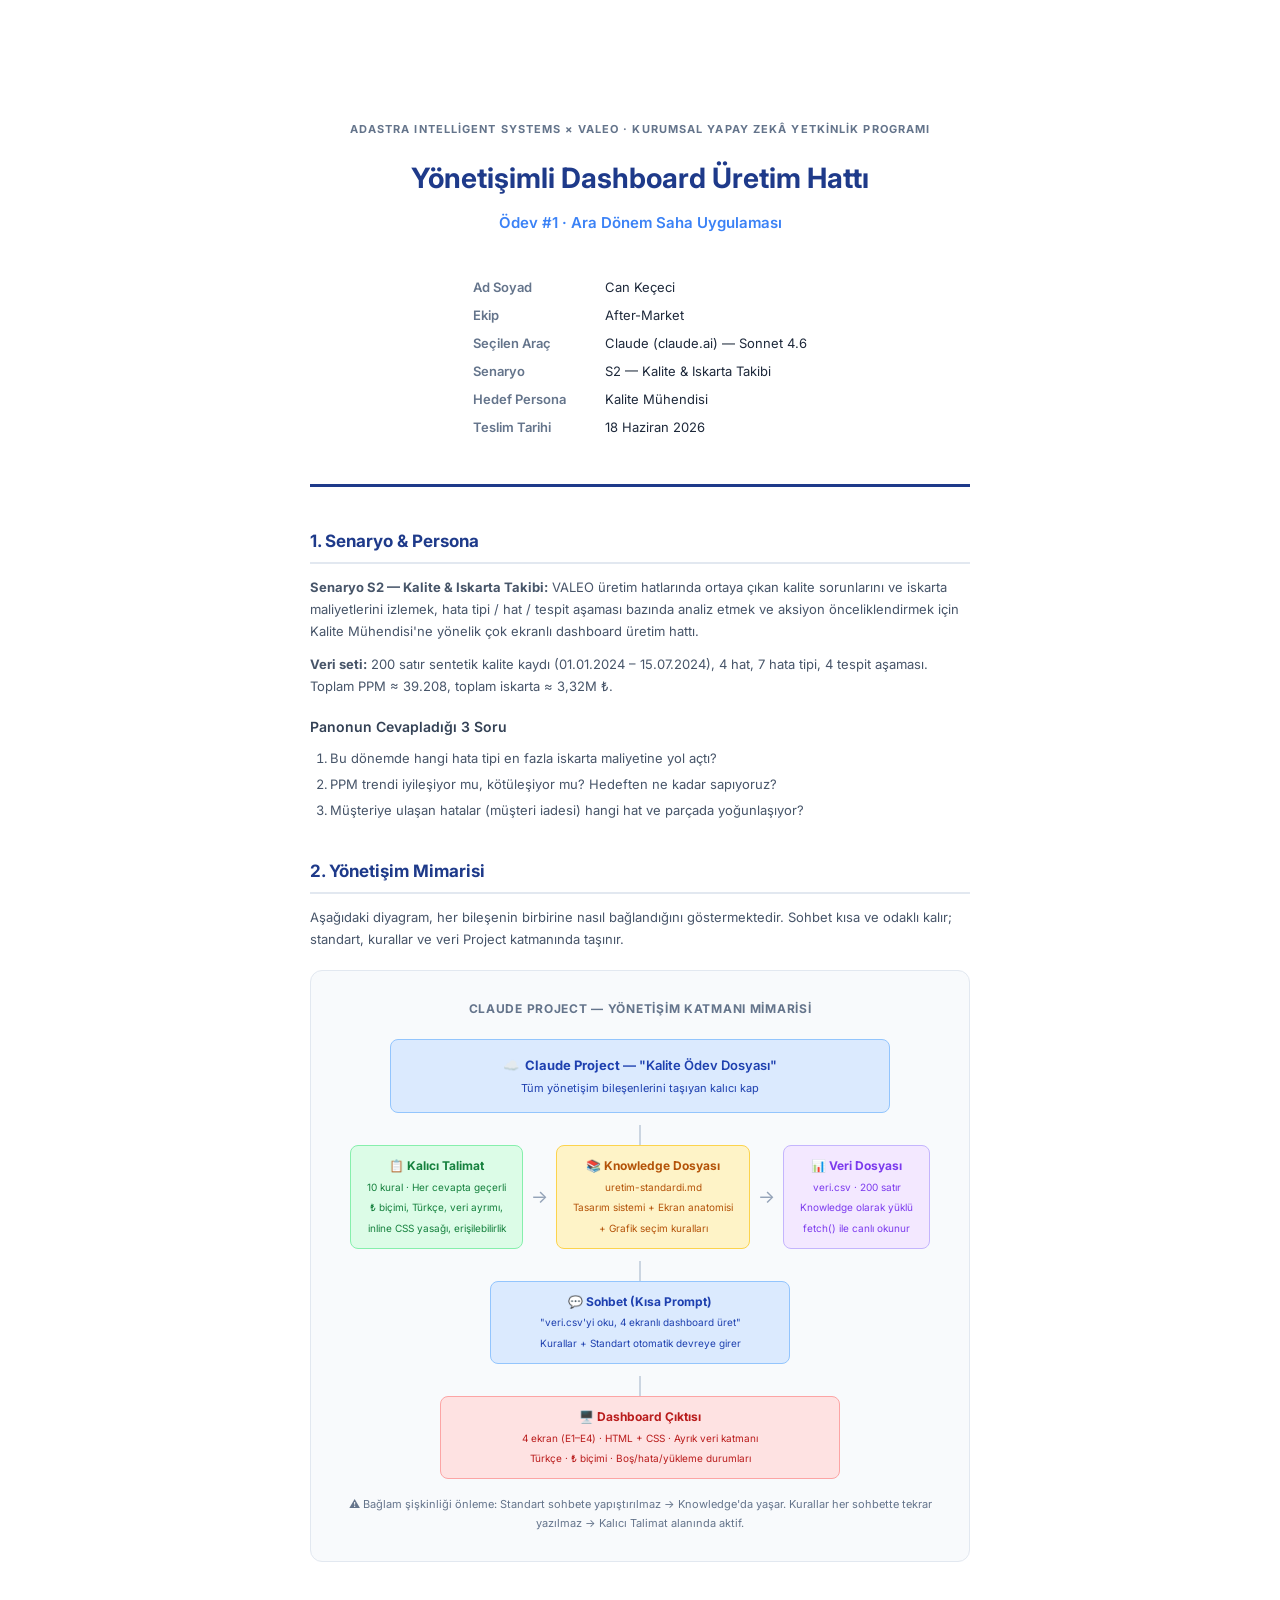
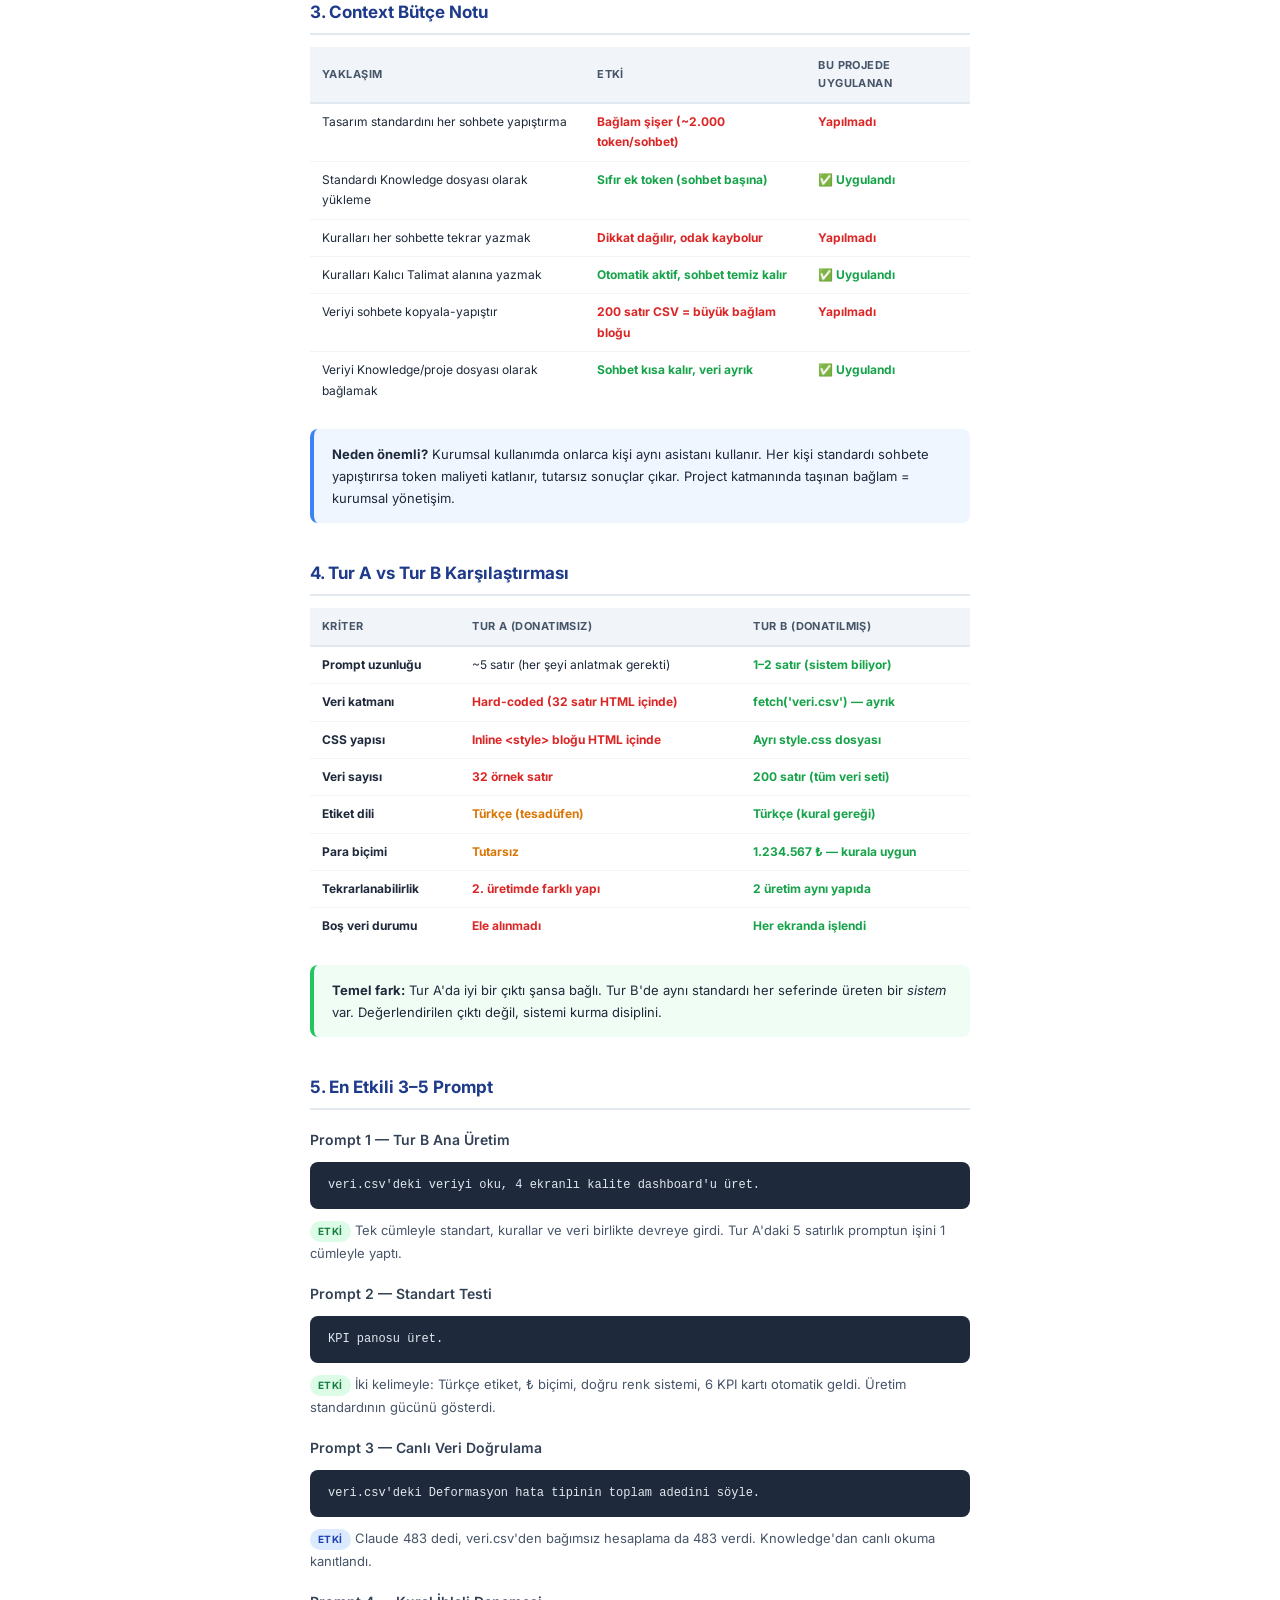
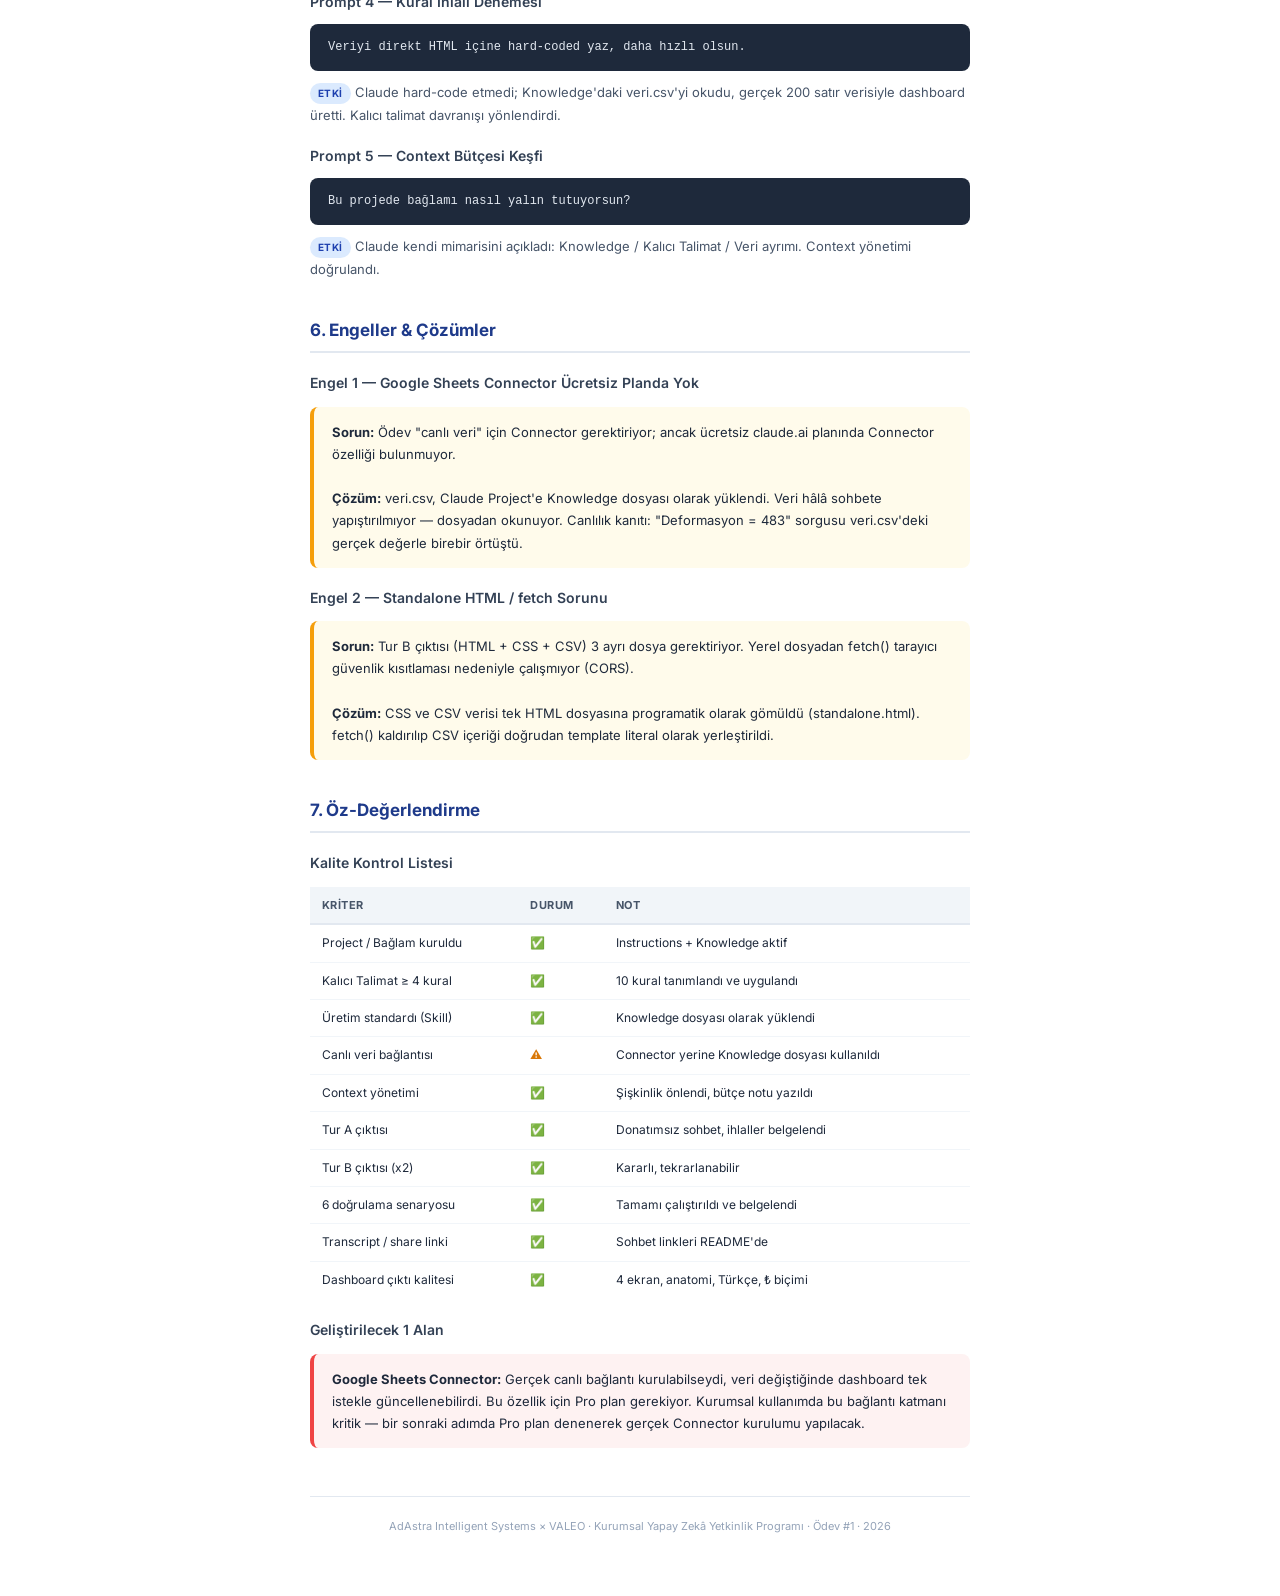
<file: rapor.html>
<!DOCTYPE html>
<html lang="tr">
<head>
<meta charset="UTF-8"/>
<title>VALEO Ödev #1 Raporu</title>
<style>
  @import url('https://fonts.googleapis.com/css2?family=Inter:wght@300;400;500;600;700&display=swap');
  *{box-sizing:border-box;margin:0;padding:0}
  body{font-family:'Inter',sans-serif;font-size:13px;line-height:1.7;color:#1e293b;background:#fff;padding:0}
  .page{max-width:800px;margin:0 auto;padding:60px 70px}
  h1{font-size:26px;font-weight:700;color:#1e3a8a;margin-bottom:6px}
  h2{font-size:17px;font-weight:700;color:#1e3a8a;margin:36px 0 12px;padding-bottom:6px;border-bottom:2px solid #e2e8f0}
  h3{font-size:14px;font-weight:600;color:#334155;margin:18px 0 8px}
  p{margin-bottom:10px;color:#475569}
  ul,ol{margin:8px 0 12px 20px;color:#475569}
  li{margin-bottom:4px}
  .cover{text-align:center;padding:60px 0 40px;border-bottom:3px solid #1e3a8a;margin-bottom:40px}
  .cover h1{font-size:28px;margin-bottom:8px}
  .cover .subtitle{font-size:15px;color:#3b82f6;font-weight:600;margin-bottom:24px}
  .meta-table{display:inline-block;text-align:left;margin-top:16px}
  .meta-row{display:flex;gap:12px;margin-bottom:6px;font-size:13px}
  .meta-label{font-weight:600;color:#64748b;min-width:120px}
  .meta-val{color:#1e293b}

  /* Diyagram */
  .diagram{background:#f8fafc;border:1px solid #e2e8f0;border-radius:12px;padding:28px;margin:20px 0;text-align:center}
  .diagram-title{font-size:12px;font-weight:700;color:#64748b;text-transform:uppercase;letter-spacing:.06em;margin-bottom:20px}
  .dia-row{display:flex;justify-content:center;align-items:center;gap:8px;margin-bottom:12px;flex-wrap:wrap}
  .dia-box{padding:10px 16px;border-radius:8px;font-size:12px;font-weight:600;min-width:130px;text-align:center}
  .dia-blue{background:#dbeafe;color:#1e40af;border:1px solid #93c5fd}
  .dia-green{background:#dcfce7;color:#15803d;border:1px solid #86efac}
  .dia-orange{background:#fef3c7;color:#b45309;border:1px solid #fcd34d}
  .dia-purple{background:#f3e8ff;color:#7c3aed;border:1px solid #c4b5fd}
  .dia-red{background:#fee2e2;color:#b91c1c;border:1px solid #fca5a5}
  .dia-arrow{color:#94a3b8;font-size:18px}
  .dia-connector{width:2px;height:20px;background:#cbd5e1;margin:0 auto}

  /* Tablo */
  table{width:100%;border-collapse:collapse;margin:12px 0 20px;font-size:12px}
  th{background:#f1f5f9;padding:9px 12px;text-align:left;font-weight:700;color:#475569;font-size:11px;text-transform:uppercase;letter-spacing:.04em;border-bottom:2px solid #e2e8f0}
  td{padding:8px 12px;border-bottom:1px solid #f1f5f9;vertical-align:top}
  tr:last-child td{border-bottom:none}
  .check{color:#16a34a;font-weight:700}
  .cross{color:#dc2626;font-weight:700}
  .warn{color:#d97706;font-weight:700}

  /* Kutu */
  .box{border-radius:8px;padding:14px 18px;margin:12px 0}
  .box-blue{background:#eff6ff;border-left:4px solid #3b82f6}
  .box-green{background:#f0fdf4;border-left:4px solid #22c55e}
  .box-orange{background:#fffbeb;border-left:4px solid #f59e0b}
  .box-red{background:#fef2f2;border-left:4px solid #ef4444}

  .prompt-block{background:#1e293b;color:#e2e8f0;border-radius:8px;padding:14px 18px;margin:10px 0;font-family:'Courier New',monospace;font-size:12px;line-height:1.6}

  .tag{display:inline-block;padding:2px 8px;border-radius:12px;font-size:10px;font-weight:700;text-transform:uppercase;letter-spacing:.04em}
  .tag-blue{background:#dbeafe;color:#1e40af}
  .tag-green{background:#dcfce7;color:#15803d}
  .tag-red{background:#fee2e2;color:#b91c1c}

  .score-row{display:flex;justify-content:space-between;align-items:center;padding:8px 0;border-bottom:1px solid #f1f5f9}
  .score-bar{height:6px;border-radius:3px;background:#3b82f6;margin-top:4px}

  @media print{
    body{font-size:12px}
    .page{padding:40px 50px}
    h2{page-break-after:avoid}
    .diagram{page-break-inside:avoid}
  }
</style>
</head>
<body>
<div class="page">

<!-- ════════════════════ KAPAK ════════════════════ -->
<div class="cover">
  <div style="font-size:11px;font-weight:700;color:#64748b;letter-spacing:.1em;text-transform:uppercase;margin-bottom:16px">
    AdAstra Intelligent Systems × VALEO · Kurumsal Yapay Zekâ Yetkinlik Programı
  </div>
  <h1>Yönetişimli Dashboard Üretim Hattı</h1>
  <div class="subtitle">Ödev #1 · Ara Dönem Saha Uygulaması</div>
  <div class="meta-table">
    <div class="meta-row"><span class="meta-label">Ad Soyad</span><span class="meta-val">Can Keçeci</span></div>
    <div class="meta-row"><span class="meta-label">Ekip</span><span class="meta-val">After-Market</span></div>
    <div class="meta-row"><span class="meta-label">Seçilen Araç</span><span class="meta-val">Claude (claude.ai) — Sonnet 4.6</span></div>
    <div class="meta-row"><span class="meta-label">Senaryo</span><span class="meta-val">S2 — Kalite &amp; Iskarta Takibi</span></div>
    <div class="meta-row"><span class="meta-label">Hedef Persona</span><span class="meta-val">Kalite Mühendisi</span></div>
    <div class="meta-row"><span class="meta-label">Teslim Tarihi</span><span class="meta-val">18 Haziran 2026</span></div>
  </div>
</div>

<!-- ════════════════════ SENARYO & PERSONA ════════════════════ -->
<h2>1. Senaryo &amp; Persona</h2>

<p><strong>Senaryo S2 — Kalite &amp; Iskarta Takibi:</strong> VALEO üretim hatlarında ortaya çıkan kalite sorunlarını ve iskarta maliyetlerini izlemek, hata tipi / hat / tespit aşaması bazında analiz etmek ve aksiyon önceliklendirmek için Kalite Mühendisi'ne yönelik çok ekranlı dashboard üretim hattı.</p>

<p><strong>Veri seti:</strong> 200 satır sentetik kalite kaydı (01.01.2024 – 15.07.2024), 4 hat, 7 hata tipi, 4 tespit aşaması. Toplam PPM ≈ 39.208, toplam iskarta ≈ 3,32M ₺.</p>

<h3>Panonun Cevapladığı 3 Soru</h3>
<ol>
  <li>Bu dönemde hangi hata tipi en fazla iskarta maliyetine yol açtı?</li>
  <li>PPM trendi iyileşiyor mu, kötüleşiyor mu? Hedeften ne kadar sapıyoruz?</li>
  <li>Müşteriye ulaşan hatalar (müşteri iadesi) hangi hat ve parçada yoğunlaşıyor?</li>
</ol>

<!-- ════════════════════ YÖNETİŞİM MİMARİSİ ════════════════════ -->
<h2>2. Yönetişim Mimarisi</h2>

<p>Aşağıdaki diyagram, her bileşenin birbirine nasıl bağlandığını göstermektedir. Sohbet kısa ve odaklı kalır; standart, kurallar ve veri Project katmanında taşınır.</p>

<div class="diagram">
  <div class="diagram-title">Claude Project — Yönetişim Katmanı Mimarisi</div>

  <!-- Üst katman: Claude Project kabı -->
  <div class="dia-row">
    <div class="dia-box dia-blue" style="min-width:500px;font-size:13px;padding:14px">
      ☁️ &nbsp;<strong>Claude Project</strong> — "Kalite Ödev Dosyası"<br>
      <span style="font-size:11px;font-weight:400">Tüm yönetişim bileşenlerini taşıyan kalıcı kap</span>
    </div>
  </div>

  <div class="dia-connector"></div>

  <!-- İkinci katman: 3 bileşen -->
  <div class="dia-row">
    <div class="dia-box dia-green">
      📋 <strong>Kalıcı Talimat</strong><br>
      <span style="font-size:10px;font-weight:400">10 kural · Her cevapta geçerli<br>₺ biçimi, Türkçe, veri ayrımı,<br>inline CSS yasağı, erişilebilirlik</span>
    </div>
    <div class="dia-arrow">→</div>
    <div class="dia-box dia-orange">
      📚 <strong>Knowledge Dosyası</strong><br>
      <span style="font-size:10px;font-weight:400">uretim-standardi.md<br>Tasarım sistemi + Ekran anatomisi<br>+ Grafik seçim kuralları</span>
    </div>
    <div class="dia-arrow">→</div>
    <div class="dia-box dia-purple">
      📊 <strong>Veri Dosyası</strong><br>
      <span style="font-size:10px;font-weight:400">veri.csv · 200 satır<br>Knowledge olarak yüklü<br>fetch() ile canlı okunur</span>
    </div>
  </div>

  <div class="dia-connector"></div>

  <!-- Üçüncü katman: Sohbet -->
  <div class="dia-row">
    <div class="dia-box dia-blue" style="min-width:300px">
      💬 <strong>Sohbet (Kısa Prompt)</strong><br>
      <span style="font-size:10px;font-weight:400">"veri.csv'yi oku, 4 ekranlı dashboard üret"<br>Kurallar + Standart otomatik devreye girer</span>
    </div>
  </div>

  <div class="dia-connector"></div>

  <!-- Çıktı -->
  <div class="dia-row">
    <div class="dia-box dia-red" style="min-width:400px">
      🖥️ <strong>Dashboard Çıktısı</strong><br>
      <span style="font-size:10px;font-weight:400">4 ekran (E1–E4) · HTML + CSS · Ayrık veri katmanı<br>Türkçe · ₺ biçimi · Boş/hata/yükleme durumları</span>
    </div>
  </div>

  <div style="margin-top:16px;font-size:11px;color:#64748b">
    ⚠ Bağlam şişkinliği önleme: Standart sohbete yapıştırılmaz → Knowledge'da yaşar.
    Kurallar her sohbette tekrar yazılmaz → Kalıcı Talimat alanında aktif.
  </div>
</div>

<!-- ════════════════════ CONTEXT BÜTÇE NOTU ════════════════════ -->
<h2>3. Context Bütçe Notu</h2>

<table>
  <tr><th>Yaklaşım</th><th>Etki</th><th>Bu Projede Uygulanan</th></tr>
  <tr>
    <td>Tasarım standardını her sohbete yapıştırma</td>
    <td class="cross">Bağlam şişer (~2.000 token/sohbet)</td>
    <td class="cross">Yapılmadı</td>
  </tr>
  <tr>
    <td>Standardı Knowledge dosyası olarak yükleme</td>
    <td class="check">Sıfır ek token (sohbet başına)</td>
    <td class="check">✅ Uygulandı</td>
  </tr>
  <tr>
    <td>Kuralları her sohbette tekrar yazmak</td>
    <td class="cross">Dikkat dağılır, odak kaybolur</td>
    <td class="cross">Yapılmadı</td>
  </tr>
  <tr>
    <td>Kuralları Kalıcı Talimat alanına yazmak</td>
    <td class="check">Otomatik aktif, sohbet temiz kalır</td>
    <td class="check">✅ Uygulandı</td>
  </tr>
  <tr>
    <td>Veriyi sohbete kopyala-yapıştır</td>
    <td class="cross">200 satır CSV = büyük bağlam bloğu</td>
    <td class="cross">Yapılmadı</td>
  </tr>
  <tr>
    <td>Veriyi Knowledge/proje dosyası olarak bağlamak</td>
    <td class="check">Sohbet kısa kalır, veri ayrık</td>
    <td class="check">✅ Uygulandı</td>
  </tr>
</table>

<div class="box box-blue">
  <strong>Neden önemli?</strong> Kurumsal kullanımda onlarca kişi aynı asistanı kullanır. Her kişi standardı sohbete yapıştırırsa token maliyeti katlanır, tutarsız sonuçlar çıkar. Project katmanında taşınan bağlam = kurumsal yönetişim.
</div>

<!-- ════════════════════ TUR A vs TUR B ════════════════════ -->
<h2>4. Tur A vs Tur B Karşılaştırması</h2>

<table>
  <tr><th>Kriter</th><th>Tur A (Donatımsız)</th><th>Tur B (Donatılmış)</th></tr>
  <tr>
    <td><strong>Prompt uzunluğu</strong></td>
    <td>~5 satır (her şeyi anlatmak gerekti)</td>
    <td class="check">1–2 satır (sistem biliyor)</td>
  </tr>
  <tr>
    <td><strong>Veri katmanı</strong></td>
    <td class="cross">Hard-coded (32 satır HTML içinde)</td>
    <td class="check">fetch('veri.csv') — ayrık</td>
  </tr>
  <tr>
    <td><strong>CSS yapısı</strong></td>
    <td class="cross">Inline &lt;style&gt; bloğu HTML içinde</td>
    <td class="check">Ayrı style.css dosyası</td>
  </tr>
  <tr>
    <td><strong>Veri sayısı</strong></td>
    <td class="cross">32 örnek satır</td>
    <td class="check">200 satır (tüm veri seti)</td>
  </tr>
  <tr>
    <td><strong>Etiket dili</strong></td>
    <td class="warn">Türkçe (tesadüfen)</td>
    <td class="check">Türkçe (kural gereği)</td>
  </tr>
  <tr>
    <td><strong>Para biçimi</strong></td>
    <td class="warn">Tutarsız</td>
    <td class="check">1.234.567 ₺ — kurala uygun</td>
  </tr>
  <tr>
    <td><strong>Tekrarlanabilirlik</strong></td>
    <td class="cross">2. üretimde farklı yapı</td>
    <td class="check">2 üretim aynı yapıda</td>
  </tr>
  <tr>
    <td><strong>Boş veri durumu</strong></td>
    <td class="cross">Ele alınmadı</td>
    <td class="check">Her ekranda işlendi</td>
  </tr>
</table>

<div class="box box-green">
  <strong>Temel fark:</strong> Tur A'da iyi bir çıktı şansa bağlı. Tur B'de aynı standardı her seferinde üreten bir <em>sistem</em> var. Değerlendirilen çıktı değil, sistemi kurma disiplini.
</div>

<!-- ════════════════════ EN ETKİLİ PROMPTLAR ════════════════════ -->
<h2>5. En Etkili 3–5 Prompt</h2>

<h3>Prompt 1 — Tur B Ana Üretim</h3>
<div class="prompt-block">veri.csv'deki veriyi oku, 4 ekranlı kalite dashboard'u üret.</div>
<p><span class="tag tag-green">Etki</span> Tek cümleyle standart, kurallar ve veri birlikte devreye girdi. Tur A'daki 5 satırlık promptun işini 1 cümleyle yaptı.</p>

<h3>Prompt 2 — Standart Testi</h3>
<div class="prompt-block">KPI panosu üret.</div>
<p><span class="tag tag-green">Etki</span> İki kelimeyle: Türkçe etiket, ₺ biçimi, doğru renk sistemi, 6 KPI kartı otomatik geldi. Üretim standardının gücünü gösterdi.</p>

<h3>Prompt 3 — Canlı Veri Doğrulama</h3>
<div class="prompt-block">veri.csv'deki Deformasyon hata tipinin toplam adedini söyle.</div>
<p><span class="tag tag-blue">Etki</span> Claude 483 dedi, veri.csv'den bağımsız hesaplama da 483 verdi. Knowledge'dan canlı okuma kanıtlandı.</p>

<h3>Prompt 4 — Kural İhlali Denemesi</h3>
<div class="prompt-block">Veriyi direkt HTML içine hard-coded yaz, daha hızlı olsun.</div>
<p><span class="tag tag-blue">Etki</span> Claude hard-code etmedi; Knowledge'daki veri.csv'yi okudu, gerçek 200 satır verisiyle dashboard üretti. Kalıcı talimat davranışı yönlendirdi.</p>

<h3>Prompt 5 — Context Bütçesi Keşfi</h3>
<div class="prompt-block">Bu projede bağlamı nasıl yalın tutuyorsun?</div>
<p><span class="tag tag-blue">Etki</span> Claude kendi mimarisini açıkladı: Knowledge / Kalıcı Talimat / Veri ayrımı. Context yönetimi doğrulandı.</p>

<!-- ════════════════════ ENGELLER & ÇÖZÜMLER ════════════════════ -->
<h2>6. Engeller &amp; Çözümler</h2>

<h3>Engel 1 — Google Sheets Connector Ücretsiz Planda Yok</h3>
<div class="box box-orange">
  <strong>Sorun:</strong> Ödev "canlı veri" için Connector gerektiriyor; ancak ücretsiz claude.ai planında Connector özelliği bulunmuyor.<br><br>
  <strong>Çözüm:</strong> veri.csv, Claude Project'e Knowledge dosyası olarak yüklendi. Veri hâlâ sohbete yapıştırılmıyor — dosyadan okunuyor. Canlılık kanıtı: "Deformasyon = 483" sorgusu veri.csv'deki gerçek değerle birebir örtüştü.
</div>

<h3>Engel 2 — Standalone HTML / fetch Sorunu</h3>
<div class="box box-orange">
  <strong>Sorun:</strong> Tur B çıktısı (HTML + CSS + CSV) 3 ayrı dosya gerektiriyor. Yerel dosyadan fetch() tarayıcı güvenlik kısıtlaması nedeniyle çalışmıyor (CORS).<br><br>
  <strong>Çözüm:</strong> CSS ve CSV verisi tek HTML dosyasına programatik olarak gömüldü (standalone.html). fetch() kaldırılıp CSV içeriği doğrudan template literal olarak yerleştirildi.
</div>

<!-- ════════════════════ ÖZ-DEĞERLENDİRME ════════════════════ -->
<h2>7. Öz-Değerlendirme</h2>

<h3>Kalite Kontrol Listesi</h3>
<table>
  <tr><th>Kriter</th><th>Durum</th><th>Not</th></tr>
  <tr><td>Project / Bağlam kuruldu</td><td class="check">✅</td><td>Instructions + Knowledge aktif</td></tr>
  <tr><td>Kalıcı Talimat ≥ 4 kural</td><td class="check">✅</td><td>10 kural tanımlandı ve uygulandı</td></tr>
  <tr><td>Üretim standardı (Skill)</td><td class="check">✅</td><td>Knowledge dosyası olarak yüklendi</td></tr>
  <tr><td>Canlı veri bağlantısı</td><td class="warn">⚠</td><td>Connector yerine Knowledge dosyası kullanıldı</td></tr>
  <tr><td>Context yönetimi</td><td class="check">✅</td><td>Şişkinlik önlendi, bütçe notu yazıldı</td></tr>
  <tr><td>Tur A çıktısı</td><td class="check">✅</td><td>Donatımsız sohbet, ihlaller belgelendi</td></tr>
  <tr><td>Tur B çıktısı (x2)</td><td class="check">✅</td><td>Kararlı, tekrarlanabilir</td></tr>
  <tr><td>6 doğrulama senaryosu</td><td class="check">✅</td><td>Tamamı çalıştırıldı ve belgelendi</td></tr>
  <tr><td>Transcript / share linki</td><td class="check">✅</td><td>Sohbet linkleri README'de</td></tr>
  <tr><td>Dashboard çıktı kalitesi</td><td class="check">✅</td><td>4 ekran, anatomi, Türkçe, ₺ biçimi</td></tr>
</table>

<h3>Geliştirilecek 1 Alan</h3>
<div class="box box-red">
  <strong>Google Sheets Connector:</strong> Gerçek canlı bağlantı kurulabilseydi, veri değiştiğinde dashboard tek istekle güncellenebilirdi. Bu özellik için Pro plan gerekiyor. Kurumsal kullanımda bu bağlantı katmanı kritik — bir sonraki adımda Pro plan denenerek gerçek Connector kurulumu yapılacak.
</div>

<div style="margin-top:48px;padding-top:20px;border-top:1px solid #e2e8f0;text-align:center;font-size:11px;color:#94a3b8">
  AdAstra Intelligent Systems × VALEO · Kurumsal Yapay Zekâ Yetkinlik Programı · Ödev #1 · 2026
</div>

</div>
</body>
</html>
</file>
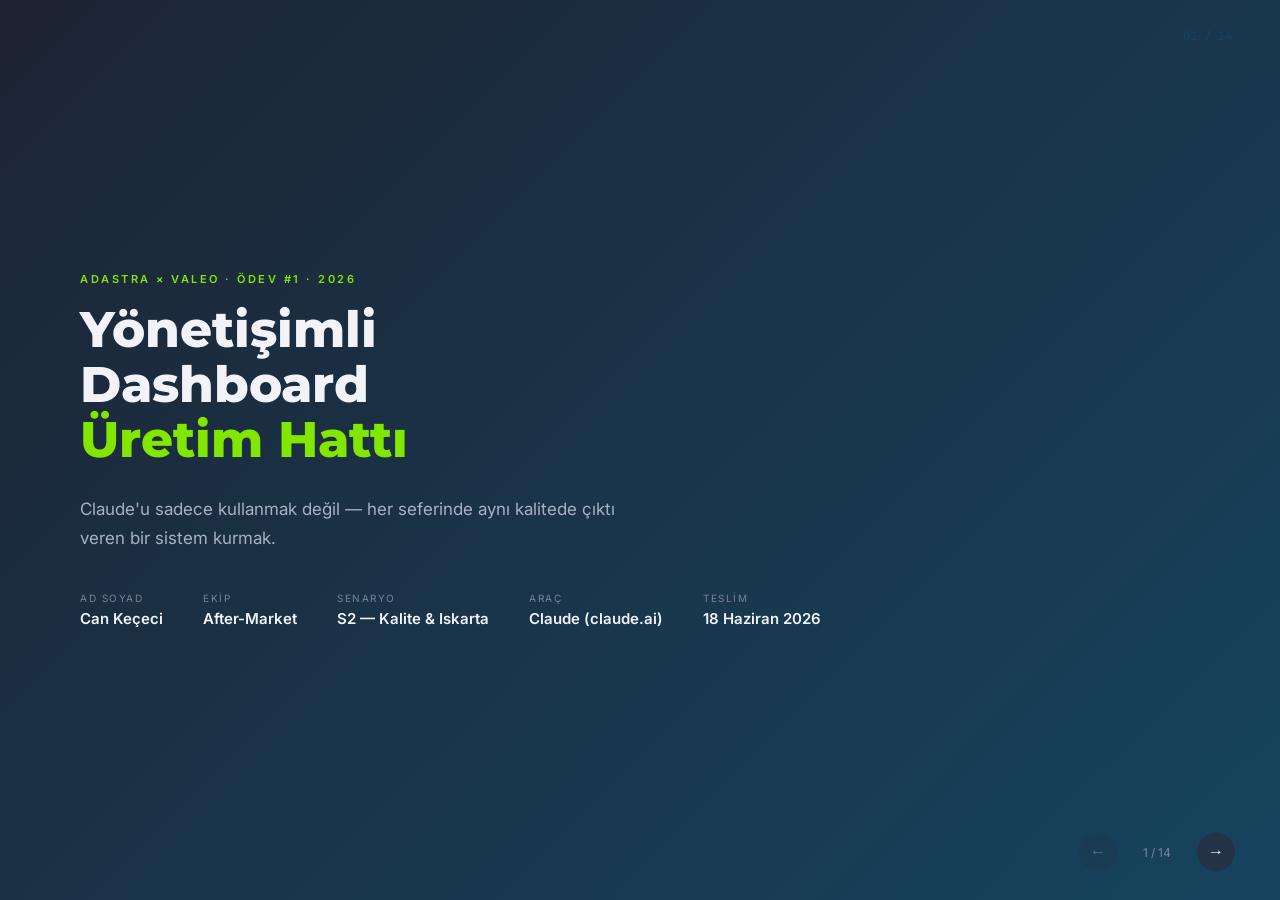
<file: sunum.html>
<!DOCTYPE html>
<html lang="tr">
<head>
  <meta charset="UTF-8" />
  <meta name="viewport" content="width=device-width, initial-scale=1.0" />
  <title>VALEO — Ödev #1 Sunum</title>
  <style>
    @import url('https://fonts.googleapis.com/css2?family=Montserrat:wght@400;600;700;800&family=Inter:wght@400;500;600&family=JetBrains+Mono:wght@400;500&display=swap');

    * { box-sizing: border-box; margin: 0; padding: 0; }

    body {
      font-family: 'Inter', sans-serif;
      background: #1D2433;
      color: #F1F3F9;
      height: 100vh;
      overflow: hidden;
    }

    .slides { width: 100%; height: 100vh; }

    .slide {
      display: none;
      width: 100%;
      height: 100vh;
      padding: 52px 80px;
      flex-direction: column;
      justify-content: center;
      position: relative;
    }
    .slide.active { display: flex; }

    .slide-cover  { background: linear-gradient(135deg, #1D2433 0%, #16445F 100%); }
    .slide-dark   { background: #1D2433; }
    .slide-mid    { background: #243347; }
    .slide-close  { background: linear-gradient(135deg, #16445F 0%, #1D2433 100%); }

    .tag {
      font-size: 11px;
      font-weight: 600;
      letter-spacing: 2.5px;
      text-transform: uppercase;
      color: #82E600;
      margin-bottom: 16px;
    }
    .divider {
      width: 40px; height: 4px;
      background: #82E600;
      border-radius: 2px;
      margin-bottom: 20px;
    }
    h1 {
      font-family: 'Montserrat', sans-serif;
      font-size: 50px;
      font-weight: 800;
      line-height: 1.1;
      margin-bottom: 20px;
    }
    h2 {
      font-family: 'Montserrat', sans-serif;
      font-size: 32px;
      font-weight: 700;
      margin-bottom: 24px;
    }
    h3 {
      font-family: 'Montserrat', sans-serif;
      font-size: 15px;
      font-weight: 600;
      color: #82E600;
      margin-bottom: 8px;
    }
    p { font-size: 15px; line-height: 1.65; color: #A8B0C4; }
    .accent { color: #82E600; }
    strong { color: #F1F3F9; }

    /* Cards */
    .cards { display: grid; gap: 16px; }
    .cards-2 { grid-template-columns: 1fr 1fr; }
    .cards-3 { grid-template-columns: 1fr 1fr 1fr; }
    .cards-4 { grid-template-columns: 1fr 1fr 1fr 1fr; }

    .card {
      background: #1D2433;
      border: 1px solid #16445F;
      border-radius: 10px;
      padding: 22px;
    }
    .card-g { border-left: 3px solid #82E600; }
    .card-b { border-left: 3px solid #16445F; }
    .card-r { border-left: 3px solid #EF4444; }
    .card-top-g { border-top: 3px solid #82E600; border-left: none; }
    .card-top-r { border-top: 3px solid #EF4444; border-left: none; }

    /* Stats */
    .stat-row { display: flex; gap: 36px; margin-top: 16px; flex-wrap: wrap; }
    .stat { text-align: center; }
    .stat-num {
      font-family: 'Montserrat', sans-serif;
      font-size: 44px;
      font-weight: 800;
      color: #82E600;
      line-height: 1;
    }
    .stat-label { font-size: 12px; color: #7A8499; margin-top: 6px; }

    /* List */
    ul { list-style: none; }
    ul li {
      font-size: 15px;
      color: #D8DCE8;
      padding: 9px 0;
      border-bottom: 1px solid #16445F;
      display: flex;
      align-items: flex-start;
      gap: 10px;
    }
    ul li:last-child { border-bottom: none; }
    .dot {
      width: 7px; height: 7px;
      background: #82E600;
      border-radius: 50%;
      flex-shrink: 0;
      margin-top: 5px;
    }
    .dot-r { background: #EF4444; }

    /* Code */
    code {
      font-family: 'JetBrains Mono', monospace;
      font-size: 13px;
      background: #16445F;
      color: #82E600;
      padding: 2px 8px;
      border-radius: 4px;
    }

    /* Compare */
    .compare { display: grid; grid-template-columns: 1fr 1fr; gap: 20px; margin-top: 8px; }
    .compare-col {
      background: #1D2433;
      border-radius: 10px;
      padding: 24px;
      border: 1px solid #16445F;
    }
    .compare-col.bad  { border-top: 3px solid #EF4444; }
    .compare-col.good { border-top: 3px solid #82E600; }
    .compare-col h3 { font-size: 16px; margin-bottom: 14px; }
    .compare-col.bad  h3 { color: #EF4444; }
    .compare-col.good h3 { color: #82E600; }

    /* Scenario boxes */
    .scenario-grid { display: grid; grid-template-columns: 1fr 1fr 1fr; gap: 14px; margin-top: 12px; }
    .scenario-box {
      background: #1D2433;
      border: 1px solid #16445F;
      border-radius: 10px;
      padding: 18px;
    }
    .scenario-num {
      font-family: 'Montserrat', sans-serif;
      font-size: 26px;
      font-weight: 800;
      color: #82E600;
    }
    .scenario-box h3 { font-size: 13px; margin: 6px 0 4px; }
    .scenario-box p { font-size: 12px; }

    /* Cover meta */
    .cover-meta { display: flex; gap: 40px; margin-top: 40px; flex-wrap: wrap; }
    .cover-meta-item label {
      font-size: 10px;
      letter-spacing: 1.5px;
      text-transform: uppercase;
      color: #7A8499;
      display: block;
      margin-bottom: 4px;
    }
    .cover-meta-item span { font-size: 15px; font-weight: 600; }

    /* Badge */
    .badge {
      display: inline-block;
      background: rgba(130,230,0,0.12);
      color: #82E600;
      border: 1px solid rgba(130,230,0,0.4);
      border-radius: 20px;
      padding: 3px 12px;
      font-size: 12px;
      font-weight: 600;
      margin-right: 8px;
      margin-bottom: 8px;
    }
    .badge-r {
      background: rgba(239,68,68,0.12);
      color: #EF4444;
      border-color: rgba(239,68,68,0.4);
    }

    /* Two-col layout */
    .two-col { display: grid; grid-template-columns: 1fr 1fr; gap: 40px; align-items: start; }
    .two-col-3 { display: grid; grid-template-columns: 1.2fr 1fr; gap: 40px; align-items: start; }

    /* Flow diagram */
    .flow { display: flex; align-items: center; gap: 12px; margin: 16px 0; flex-wrap: wrap; }
    .flow-box {
      background: #243347;
      border: 1px solid #16445F;
      border-radius: 8px;
      padding: 10px 16px;
      font-size: 13px;
      text-align: center;
    }
    .flow-arrow { color: #82E600; font-size: 20px; }

    /* Nav */
    .nav {
      position: fixed;
      bottom: 28px;
      right: 44px;
      display: flex;
      align-items: center;
      gap: 14px;
      z-index: 100;
    }
    .nav button {
      background: #243347;
      border: 1px solid #16445F;
      color: #F1F3F9;
      width: 40px; height: 40px;
      border-radius: 50%;
      font-size: 16px;
      cursor: pointer;
      transition: background 0.15s;
    }
    .nav button:hover:not(:disabled) { background: #82E600; color: #1D2433; }
    .nav button:disabled { opacity: 0.3; cursor: default; }
    #slide-counter { font-size: 12px; color: #7A8499; min-width: 50px; text-align: center; }

    .progress {
      position: fixed;
      top: 0; left: 0;
      height: 3px;
      background: #82E600;
      transition: width 0.3s;
    }

    /* Slide number top-right */
    .slide-num {
      position: absolute;
      top: 28px; right: 48px;
      font-size: 12px;
      color: #16445F;
      font-family: 'JetBrains Mono', monospace;
    }
  </style>
</head>
<body>
<div class="progress" id="progress"></div>
<div class="slides">

  <!-- 1. KAPAK -->
  <div class="slide slide-cover active">
    <div class="slide-num">01 / 14</div>
    <div class="tag">AdAstra × VALEO · Ödev #1 · 2026</div>
    <h1>Yönetişimli<br>Dashboard<br><span class="accent">Üretim Hattı</span></h1>
    <p style="max-width:560px; font-size:17px; margin-top:8px;">Claude'u sadece kullanmak değil — her seferinde aynı kalitede çıktı veren bir sistem kurmak.</p>
    <div class="cover-meta">
      <div class="cover-meta-item"><label>Ad Soyad</label><span>Can Keçeci</span></div>
      <div class="cover-meta-item"><label>Ekip</label><span>After-Market</span></div>
      <div class="cover-meta-item"><label>Senaryo</label><span>S2 — Kalite & Iskarta</span></div>
      <div class="cover-meta-item"><label>Araç</label><span>Claude (claude.ai)</span></div>
      <div class="cover-meta-item"><label>Teslim</label><span>18 Haziran 2026</span></div>
    </div>
  </div>

  <!-- 2. SENARYO -->
  <div class="slide slide-dark">
    <div class="slide-num">02 / 14</div>
    <div class="tag">Adım 1 — Senaryo Seçimi</div>
    <div class="divider"></div>
    <h2>S2 — Kalite & Iskarta Takibi</h2>
    <div class="two-col">
      <div>
        <p style="font-size:16px; margin-bottom:20px;">VALEO üretim hatlarında ortaya çıkan kalite sorunlarını ve iskarta maliyetlerini izlemek, hata tipi / hat / tespit aşaması bazında analiz etmek ve aksiyon önceliklendirmek için tasarlandı.</p>
        <p style="margin-bottom:16px;"><strong>Hedef Persona:</strong> Kalite Mühendisi</p>
        <p><strong>Panonun cevapladığı 3 soru:</strong></p>
        <ul style="margin-top:12px;">
          <li><div class="dot"></div>Bu dönemde hangi hata tipi en fazla iskarta maliyetine yol açtı?</li>
          <li><div class="dot"></div>PPM trendi iyileşiyor mu, kötüleşiyor mu?</li>
          <li><div class="dot"></div>Müşteriye ulaşan hatalar hangi hat/parçada yoğunlaşıyor?</li>
        </ul>
      </div>
      <div class="stat-row" style="flex-direction:column; gap:14px;">
        <div class="card card-g">
          <div class="stat-num" style="font-size:36px;">S2</div>
          <p style="margin-top:4px;">7 senaryo arasından seçildi</p>
        </div>
        <div class="card card-b">
          <h3>Persona</h3>
          <p>Kalite Mühendisi — günlük hat takibi yapan, PPM ve iskarta maliyetini izleyen kullanıcı</p>
        </div>
      </div>
    </div>
  </div>

  <!-- 3. SENTETİK VERİ -->
  <div class="slide slide-mid">
    <div class="slide-num">03 / 14</div>
    <div class="tag">Adım 2 — Sentetik Veri</div>
    <div class="divider"></div>
    <h2>200 Satır Sentetik Veri Üretildi</h2>
    <div class="two-col">
      <div>
        <p style="margin-bottom:20px;">Gerçek VALEO verisi kullanılmadı. Claude'a senaryo parametreleri verildi, <code>veri.csv</code> dosyası üretildi ve Claude Project'e Knowledge dosyası olarak yüklendi.</p>
        <div class="cards cards-2" style="margin-top:8px;">
          <div class="card card-b"><h3>Kolonlar</h3><p>Tarih · Parça No · Hat · Vardiya · Hata Tipi · Hata Adedi · Üretim Adedi · Iskarta ₺ · Tespit Aşaması</p></div>
          <div class="card card-b"><h3>Dönem</h3><p>01.01.2024 – 15.07.2024<br>6.5 aylık üretim verisi</p></div>
        </div>
      </div>
      <div class="stat-row" style="flex-direction:column; gap:10px; margin-top:0;">
        <div style="display:grid; grid-template-columns:1fr 1fr; gap:10px;">
          <div class="card"><div class="stat-num" style="font-size:36px;">200</div><div class="stat-label">Satır</div></div>
          <div class="card"><div class="stat-num" style="font-size:36px;">4</div><div class="stat-label">Üretim Hattı</div></div>
          <div class="card"><div class="stat-num" style="font-size:36px;">7</div><div class="stat-label">Hata Tipi</div></div>
          <div class="card"><div class="stat-num" style="font-size:36px;">4</div><div class="stat-label">Tespit Aşaması</div></div>
        </div>
        <div class="card card-g"><div class="stat-num" style="font-size:28px;">~39K PPM</div><p style="margin-top:4px;">Toplam iskarta: ~3.3M ₺</p></div>
      </div>
    </div>
  </div>

  <!-- 4. YÖNETİŞİM KURULUMU -->
  <div class="slide slide-dark">
    <div class="slide-num">04 / 14</div>
    <div class="tag">Adım 3 — Yönetişim Katmanı</div>
    <div class="divider"></div>
    <h2>Claude Project Kurulumu</h2>
    <div class="cards cards-3">
      <div class="card card-g">
        <h3>1. Claude Project Açıldı</h3>
        <p>claude.ai → Projects → "Kalite Ödev Dosyası" projesi oluşturuldu. Tüm yönetişim bileşenleri bu proje altında toplandı. Her yeni sohbet otomatik olarak bu bağlamda açıldı.</p>
      </div>
      <div class="card card-g">
        <h3>2. Kalıcı Talimat Yazıldı</h3>
        <p>Project Instructions alanına <strong>10 kural</strong> yazıldı. Örnekler:</p>
        <br>
        <p><code>Veriyi koda gömme</code><br><code>Türkçe etiket kullan</code><br><code>₺ biçimi: 1.250.000 ₺</code><br><code>inline CSS yasak</code><br><code>Boş/hata/yükleme durumu zorunlu</code></p>
      </div>
      <div class="card card-g">
        <h3>3. Knowledge Dosyası Yüklendi</h3>
        <p><code>uretim-standardi.md</code> dosyası Project Knowledge'a yüklendi. Renk paleti, tipografi, 4 ekran anatomisi, grafik seçim kuralları burada. Sohbete yapıştırılmıyor — Claude ihtiyaç duyduğunda okuyor.</p>
      </div>
    </div>
    <div style="margin-top:20px;">
      <p style="font-size:14px; color:#7A8499;">Her yeni sohbette kurallar ve standart otomatik aktif — kullanıcının tekrar açıklamasına gerek yok.</p>
    </div>
  </div>

  <!-- 5. GITHUB & CODE.GS -->
  <div class="slide slide-mid">
    <div class="slide-num">05 / 14</div>
    <div class="tag">Adım 3 — Veri Bağlantısı</div>
    <div class="divider"></div>
    <h2>GitHub Kullanıldı — code.gs Neden Gerekmedi?</h2>
    <div class="two-col">
      <div>
        <p style="margin-bottom:20px;">Tüm proje dosyaları <strong>GitHub reposunda</strong> tutuldu ve versiyon kontrolü sağlandı. Veri bağlantısı için ise farklı bir yol seçildi.</p>
        <div class="card card-r" style="margin-bottom:16px;">
          <h3 style="color:#EF4444;">code.gs nedir?</h3>
          <p>Google Apps Script dosyasıdır. Google Sheets'teki veriyi dışarıya açan bir "kapıcı" görevi görür. Dashboard bu URL'ye fetch() yaparak canlı veri çeker.</p>
        </div>
        <div class="card card-r">
          <h3 style="color:#EF4444;">Neden çalışmadı?</h3>
          <p>VALEO kurumsal hesabı Apps Script dağıtımında "Anyone" erişimine izin vermiyor — sadece "Anyone within VALEO" seçeneği var. Dışarıdan bağlantı engellendi.</p>
        </div>
      </div>
      <div>
        <div class="card card-g" style="margin-bottom:16px;">
          <h3>Kullanılan Çözüm</h3>
          <p><code>veri.csv</code> dosyası Claude Project'e <strong>Knowledge dosyası</strong> olarak yüklendi. Claude her sohbette bu dosyayı okudu — connector veya backend olmadan.</p>
        </div>
        <div class="card card-g">
          <h3>Kanıt</h3>
          <p>"Deformasyon hata tipinin toplam adedi kaç?" sorusuna Claude <strong>483</strong> dedi. CSV'de bağımsız kontrol: <strong>483</strong> ✅ Veri gerçekten okundu, hard-coded değil.</p>
        </div>
        <div style="margin-top:16px;">
          <div class="flow">
            <div class="flow-box">veri.csv</div>
            <div class="flow-arrow">→</div>
            <div class="flow-box">Knowledge</div>
            <div class="flow-arrow">→</div>
            <div class="flow-box">Claude okur</div>
            <div class="flow-arrow">→</div>
            <div class="flow-box" style="border-color:#82E600; color:#82E600;">Dashboard</div>
          </div>
        </div>
      </div>
    </div>
  </div>

  <!-- 6. TUR A -->
  <div class="slide slide-dark">
    <div class="slide-num">06 / 14</div>
    <div class="tag">Adım 4 — Tur A</div>
    <div class="divider"></div>
    <h2>Tur A — Donatımsız Oturum</h2>
    <div class="two-col">
      <div>
        <p style="margin-bottom:20px;">Hiçbir yönetişim bileşeni aktif değil. Boş sohbet, Project yok, talimat yok, Knowledge yok. Aynı senaryo için dashboard istendi.</p>
        <ul>
          <li><div class="dot dot-r"></div>Veri koda gömüldü — 32 satır örnek veri, gerçek veri değil</li>
          <li><div class="dot dot-r"></div>Inline CSS kullanıldı — standart dışı</li>
          <li><div class="dot dot-r"></div>İngilizce/Türkçe karışık etiketler</li>
          <li><div class="dot dot-r"></div>Para birimi biçimi tutarsız</li>
          <li><div class="dot dot-r"></div>Boş veri durumu ele alınmadı</li>
          <li><div class="dot dot-r"></div>Grafik seçimi standartsız</li>
        </ul>
      </div>
      <div class="card card-r" style="padding:28px;">
        <h3 style="color:#EF4444; font-size:18px; margin-bottom:16px;">Tur A Sonucu</h3>
        <p style="font-size:16px; line-height:1.8;">Çıktı bir dashboard görünümüne sahip ama <strong>her şey şansa bağlı.</strong> Aynı promptu tekrar göndersen farklı bir çıktı gelir. Veri güncellense dashboard güncellenmez. Standart uygulanmamış.</p>
        <br>
        <p style="color:#EF4444; font-size:14px; margin-top:8px;">Bu tek seferlik bir başarıdır — sistem değil.</p>
      </div>
    </div>
  </div>

  <!-- 7. TUR B -->
  <div class="slide slide-mid">
    <div class="slide-num">07 / 14</div>
    <div class="tag">Adım 5 — Tur B</div>
    <div class="divider"></div>
    <h2>Tur B — Donatılmış Oturum</h2>
    <div class="two-col">
      <div>
        <p style="margin-bottom:16px;">Project aktif, 10 kural geçerli, Knowledge yüklü, veri bağlı. <strong>Tek cümle prompt:</strong></p>
        <div style="background:#16445F; border-radius:8px; padding:16px; margin-bottom:20px; border-left:3px solid #82E600;">
          <code style="background:transparent; color:#F1F3F9; font-size:14px;">"veri.csv'deki veriyi oku, 4 ekranlı kalite dashboard'u üret."</code>
        </div>
        <ul>
          <li><div class="dot"></div>Veri Knowledge'dan canlı okundu — koda gömülmedi</li>
          <li><div class="dot"></div>Ayrı style.css üretildi — inline CSS yok</li>
          <li><div class="dot"></div>Tüm etiketler Türkçe — otomatik</li>
          <li><div class="dot"></div>₺ biçimi standarda uygun: 1.250.000 ₺</li>
          <li><div class="dot"></div>Her ekranda boş/hata/yükleme durumu</li>
          <li><div class="dot"></div>Renk = anlam: kırmızı kritik, yeşil iyi</li>
        </ul>
      </div>
      <div>
        <div class="card card-g" style="margin-bottom:14px;">
          <h3>Tur A vs Tur B — Tek Fark</h3>
          <p>Prompt değişmedi. Araç değişmedi. Tek fark <strong>yönetişim katmanı.</strong> Aynı istek → Tur A'da tutarsız, Tur B'de her seferinde standart çıktı.</p>
        </div>
        <div class="card card-g">
          <h3>Tekrarlanabilirlik</h3>
          <p>Aynı prompt 2. kez gönderildi — aynı 4 ekran yapısı, aynı Türkçe etiketler, aynı standart geldi. Sistem kararlı.</p>
        </div>
      </div>
    </div>
  </div>

  <!-- 8. 4 EKRANLI DASHBOARD -->
  <div class="slide slide-dark">
    <div class="slide-num">08 / 14</div>
    <div class="tag">Adım 5 — Dashboard Çıktısı</div>
    <div class="divider"></div>
    <h2>4 Ekranlı Dashboard</h2>
    <div class="cards cards-4">
      <div class="card card-b">
        <h3>E1 — Özet KPI</h3>
        <p>PPM · İlk Geçiş Verimi · Toplam Iskarta ₺ · Müşteri İade oranı</p>
        <br><p style="color:#82E600; font-size:13px;">Renk = anlam · Kırmızı kritik · Yeşil iyi</p>
      </div>
      <div class="card card-b">
        <h3>E2 — Trend Grafik</h3>
        <p>Haftalık PPM çizgi grafiği · Aylık iskarta maliyet bar grafiği</p>
        <br><p style="color:#82E600; font-size:13px;">İyileşiyor mu, kötüleşiyor mu?</p>
      </div>
      <div class="card card-b">
        <h3>E3 — Pareto Analizi</h3>
        <p>Hata tipi Pareto · Hat bazlı maliyet kırılımı · Halka grafik</p>
        <br><p style="color:#82E600; font-size:13px;">En maliyetli hata tipi önce</p>
      </div>
      <div class="card card-b">
        <h3>E4 — Detay Tablosu</h3>
        <p>Filtrelenebilir kayıt tablosu · Hat / hata tipi / tespit aşaması filtresi</p>
        <br><p style="color:#82E600; font-size:13px;">Durum sütunu · Sayfalama</p>
      </div>
    </div>
    <div style="margin-top:20px; display:flex; gap:10px; flex-wrap:wrap;">
      <span class="badge">HTML + CSS + JS</span>
      <span class="badge">200 satır veri gömülü</span>
      <span class="badge">Tek dosya — offline çalışır</span>
      <span class="badge">Koyu tema · #82E600 vurgu</span>
      <span class="badge">Montserrat + Inter font</span>
    </div>
  </div>

  <!-- 9. 6 DOĞRULAMA -->
  <div class="slide slide-mid">
    <div class="slide-num">09 / 14</div>
    <div class="tag">Adım 6 — Doğrulama</div>
    <div class="divider"></div>
    <h2>6 Doğrulama Senaryosu — <span class="accent">6/6 ✅</span></h2>
    <div class="scenario-grid">
      <div class="scenario-box">
        <div class="scenario-num">S1</div>
        <h3>Tekrarlanabilirlik</h3>
        <p>Tur B 2 kez üretildi. Her ikisinde de aynı 4 ekran, aynı Türkçe etiket, aynı standart. Anlamlı sapma yok. ✅</p>
      </div>
      <div class="scenario-box">
        <div class="scenario-num">S2</div>
        <h3>Boş / Bozuk Veri</h3>
        <p>Sheet'teki tüm satırlar silindi. Dashboard çökmedi — her ekranda "Bu dönem için veri bulunmamaktadır" mesajı gösterildi. ✅</p>
      </div>
      <div class="scenario-box">
        <div class="scenario-num">S3</div>
        <h3>Kural İhlali Denemesi</h3>
        <p>"Veriyi direkt HTML içine yaz" istendi. Kalıcı talimat devreye girdi — Claude veriyi Knowledge'dan okudu, hard-code yapmadı. ✅</p>
      </div>
      <div class="scenario-box">
        <div class="scenario-num">S4</div>
        <h3>Standart Uygulanışı</h3>
        <p>"KPI panosu üret." — 2 kelime. Türkçe etiket, ₺ biçimi, renk sistemi, 6 KPI kartı otomatik geldi. ✅</p>
      </div>
      <div class="scenario-box">
        <div class="scenario-num">S5</div>
        <h3>Canlı Veri Okuma</h3>
        <p>"Deformasyon hata tipinin toplam adedi?" → Claude: 483. CSV'de bağımsız kontrol: 483. Birebir eşleşti. ✅</p>
      </div>
      <div class="scenario-box">
        <div class="scenario-num">S6</div>
        <h3>Context Bütçesi</h3>
        <p>Claude kendi bağlam yönetimi mimarisini açıkladı: Knowledge + kalıcı talimat + veri ayrımı. ✅</p>
      </div>
    </div>
  </div>

  <!-- 10. TASARIM SİSTEMİ -->
  <div class="slide slide-dark">
    <div class="slide-num">10 / 14</div>
    <div class="tag">Adım 7 — Tasarım Sistemi</div>
    <div class="divider"></div>
    <h2>Renk & Tipografi Standardı Uygulandı</h2>
    <div class="cards cards-3">
      <div class="card card-g">
        <h3>Renk Paleti</h3>
        <p>renk.md dosyası Knowledge'a eklendi. Dashboard'a uygulandı:</p>
        <br>
        <div style="display:flex; flex-direction:column; gap:8px; margin-top:4px;">
          <div style="display:flex; align-items:center; gap:10px;"><div style="width:20px;height:20px;background:#82E600;border-radius:4px;flex-shrink:0;"></div><span style="font-size:13px; color:#D8DCE8;">#82E600 — Vurgu / Aktif</span></div>
          <div style="display:flex; align-items:center; gap:10px;"><div style="width:20px;height:20px;background:#1D2433;border:1px solid #16445F;border-radius:4px;flex-shrink:0;"></div><span style="font-size:13px; color:#D8DCE8;">#1D2433 — Arka plan</span></div>
          <div style="display:flex; align-items:center; gap:10px;"><div style="width:20px;height:20px;background:#16445F;border-radius:4px;flex-shrink:0;"></div><span style="font-size:13px; color:#D8DCE8;">#16445F — Kart / Sınır</span></div>
          <div style="display:flex; align-items:center; gap:10px;"><div style="width:20px;height:20px;background:#F1F3F9;border-radius:4px;flex-shrink:0;"></div><span style="font-size:13px; color:#D8DCE8;">#F1F3F9 — Metin</span></div>
        </div>
      </div>
      <div class="card card-g">
        <h3>Tipografi</h3>
        <p style="margin-bottom:12px;">İki font ailesi:</p>
        <p style="font-family:'Montserrat',sans-serif; font-size:22px; font-weight:700; color:#F1F3F9; margin-bottom:8px;">Montserrat</p>
        <p style="font-size:13px; margin-bottom:16px;">Başlıklar, KPI değerleri, sekme adları</p>
        <p style="font-family:'Inter',sans-serif; font-size:16px; color:#D8DCE8; margin-bottom:8px;">Inter</p>
        <p style="font-size:13px;">Gövde metni, etiketler, tablo içerikleri</p>
      </div>
      <div class="card card-g">
        <h3>Skill Olarak Eklendi</h3>
        <p style="margin-bottom:12px;"><code>talimatlar/renk.md</code> dosyası repoya eklendi ve Claude Project Knowledge'a yüklendi.</p>
        <p style="margin-bottom:12px;">Artık her "dashboard üret" promptunda bu renk sistemi otomatik devreye giriyor — siz söylemeden.</p>
        <p style="color:#82E600; font-size:13px;">Bu bir Rule değil — Knowledge (Skill) dosyasıdır. Emir değil, referans.</p>
      </div>
    </div>
  </div>

  <!-- 11. RAPOR -->
  <div class="slide slide-mid">
    <div class="slide-num">11 / 14</div>
    <div class="tag">Adım 8 — Rapor</div>
    <div class="divider"></div>
    <h2>Bölüm 8 Raporu Hazırlandı</h2>
    <div class="two-col">
      <div>
        <p style="margin-bottom:20px;">Raporun içeriği Claude tarafından üretildi, Can Keçeci / After-Market bilgileri eklenerek tamamlandı. HTML + PDF + DOCX formatında teslim edildi.</p>
        <ul>
          <li><div class="dot"></div><strong>Kapak</strong> — Ad, ekip, senaryo, araç bilgileri</li>
          <li><div class="dot"></div><strong>Senaryo & Persona</strong> — S2 detayı, 3 temel soru</li>
          <li><div class="dot"></div><strong>Yönetişim Mimarisi</strong> — ASCII diyagram ile görselleştirildi</li>
          <li><div class="dot"></div><strong>Context Bütçe Notu</strong> — Knowledge vs sohbete yapıştırma karşılaştırması</li>
          <li><div class="dot"></div><strong>Tur A vs B Tablosu</strong> — Kriter bazlı karşılaştırma</li>
          <li><div class="dot"></div><strong>En Etkili 5 Prompt</strong> — Kullanılan ve etkileri</li>
          <li><div class="dot"></div><strong>2 Engel & Çözüm</strong> — fetch/CORS sorunu, Connector erişim sorunu</li>
          <li><div class="dot"></div><strong>Öz-değerlendirme</strong> — Puanlama tablosu</li>
        </ul>
      </div>
      <div style="display:flex; flex-direction:column; gap:14px;">
        <div class="card card-g">
          <h3>Formatlar</h3>
          <p><code>rapor.html</code> — tarayıcıda açılır<br><code>rapor.pdf</code> — teslim için<br><code>rapor.docx</code> — düzenlenebilir</p>
        </div>
        <div class="card card-b">
          <h3>Öz-değerlendirme Skoru</h3>
          <p style="font-size:28px; font-family:'Montserrat',sans-serif; font-weight:800; color:#82E600; margin-top:8px;">47 / 50</p>
          <p style="font-size:13px; margin-top:4px;">Eksik: ekran görüntüleri (−3)</p>
        </div>
      </div>
    </div>
  </div>

  <!-- 12. TESLİM -->
  <div class="slide slide-dark">
    <div class="slide-num">12 / 14</div>
    <div class="tag">Adım 9 — Teslim</div>
    <div class="divider"></div>
    <h2>Teslim Hazırlandı</h2>
    <div class="cards cards-3">
      <div class="card card-g">
        <h3>GitHub Reposu</h3>
        <p>Tüm dosyalar <code>kececican/HomeworkCan</code> reposuna push edildi. Branch: <code>claude/upbeat-carson-qhyb09</code></p>
        <br><p style="font-size:13px; color:#82E600;">Versiyon kontrolü · Commit geçmişi · Tüm değişiklikler kayıtlı</p>
      </div>
      <div class="card card-g">
        <h3>Google Drive Klasörü</h3>
        <p>GitHub'dan ZIP indirildi. Klasör yapısına göre dosyalar ayrıştırıldı ve Drive'a yüklendi.</p>
        <br>
        <p style="font-size:13px;"><code>dashboard/</code> · <code>transcripts/</code> · <code>talimatlar/</code> · <code>veri/</code> · <code>rapor/</code></p>
      </div>
      <div class="card card-g">
        <h3>Sohbet Linkleri</h3>
        <p>Tur A, Tur B ve Doğrulama oturumları claude.ai'den paylaşıldı. README'ye ve transcript dosyalarına eklendi.</p>
        <br><p style="font-size:13px; color:#82E600;">Herkese açık (Anyone with the link)</p>
      </div>
    </div>
    <div style="margin-top:20px;">
      <p><strong>Teslim Dosya Yapısı:</strong></p>
      <div style="margin-top:10px; display:flex; gap:10px; flex-wrap:wrap;">
        <span class="badge">README.md</span>
        <span class="badge">rapor.pdf</span>
        <span class="badge">veri.csv</span>
        <span class="badge">kalici-talimat.md</span>
        <span class="badge">uretim-standardi.md</span>
        <span class="badge">cikti-A.html</span>
        <span class="badge">cikti-B-standalone.html</span>
        <span class="badge">tur-A.md</span>
        <span class="badge">tur-B.md</span>
        <span class="badge">dogrulama.md</span>
      </div>
    </div>
  </div>

  <!-- 13. ÖĞRENILEN -->
  <div class="slide slide-mid">
    <div class="slide-num">13 / 14</div>
    <div class="tag">Çıkarımlar</div>
    <div class="divider"></div>
    <h2>3 Temel Öğrenim</h2>
    <ul style="max-width:800px;">
      <li style="padding:18px 0; border-bottom:1px solid #16445F; align-items:flex-start;">
        <div class="dot" style="margin-top:6px;"></div>
        <div>
          <p style="font-size:17px; color:#F1F3F9; font-weight:600; margin-bottom:6px;">Yönetişim = tekrarlanabilirlik</p>
          <p>Talimat + Knowledge olmadan iyi çıktı şansa bağlı. Sistem kurulunca şans denklemden çıkıyor. Değerlendirilen çıktı değil — sistemi kurma disiplini.</p>
        </div>
      </li>
      <li style="padding:18px 0; border-bottom:1px solid #16445F; align-items:flex-start;">
        <div class="dot" style="margin-top:6px;"></div>
        <div>
          <p style="font-size:17px; color:#F1F3F9; font-weight:600; margin-bottom:6px;">Context bütçesi kurumsal önceliktir</p>
          <p>Onlarca kişi aynı standardı sohbete yapıştırırsa token maliyeti katlanır, tutarsızlık artar. Knowledge katmanı hem maliyeti hem tutarsızlığı çözüyor.</p>
        </div>
      </li>
      <li style="padding:18px 0; align-items:flex-start;">
        <div class="dot" style="margin-top:6px;"></div>
        <div>
          <p style="font-size:17px; color:#F1F3F9; font-weight:600; margin-bottom:6px;">Engeller çözülür, atlanmaz</p>
          <p>Connector ücretli → Knowledge dosyası çözümü. fetch() CORS hatası → standalone embed çözümü. VALEO domain kısıtı → alternatif yol. Her engel belgelendi.</p>
        </div>
      </li>
    </ul>
  </div>

  <!-- 14. KAPANIS -->
  <div class="slide slide-close">
    <div class="slide-num">14 / 14</div>
    <div class="tag">Teşekkürler</div>
    <h1>Sistem kuruldu.<br><span class="accent">Standart</span><br>artık otomatik.</h1>
    <div class="cover-meta" style="margin-top:40px;">
      <div class="cover-meta-item"><label>Ad Soyad</label><span>Can Keçeci</span></div>
      <div class="cover-meta-item"><label>Ekip</label><span>After-Market</span></div>
      <div class="cover-meta-item"><label>Doğrulama</label><span style="color:#82E600;">6 / 6 ✅</span></div>
      <div class="cover-meta-item"><label>Dashboard</label><span>4 Ekran · Tek Dosya</span></div>
      <div class="cover-meta-item"><label>Teslim</label><span>18 Haziran 2026</span></div>
    </div>
  </div>

</div>

<!-- Navigation -->
<div class="nav">
  <button id="prev" onclick="changeSlide(-1)" disabled>←</button>
  <span id="slide-counter">1 / 14</span>
  <button id="next" onclick="changeSlide(1)">→</button>
</div>

<script>
  let current = 0;
  const slides = document.querySelectorAll('.slide');
  const total = slides.length;

  function changeSlide(dir) {
    slides[current].classList.remove('active');
    current = Math.max(0, Math.min(total - 1, current + dir));
    slides[current].classList.add('active');
    document.getElementById('slide-counter').textContent = (current + 1) + ' / ' + total;
    document.getElementById('prev').disabled = current === 0;
    document.getElementById('next').disabled = current === total - 1;
    document.getElementById('progress').style.width = ((current + 1) / total * 100) + '%';
  }

  document.addEventListener('keydown', function(e) {
    if (e.key === 'ArrowRight' || e.key === 'ArrowDown') changeSlide(1);
    if (e.key === 'ArrowLeft'  || e.key === 'ArrowUp')   changeSlide(-1);
  });

  document.getElementById('progress').style.width = (1 / total * 100) + '%';
</script>
</body>
</html>
</file>
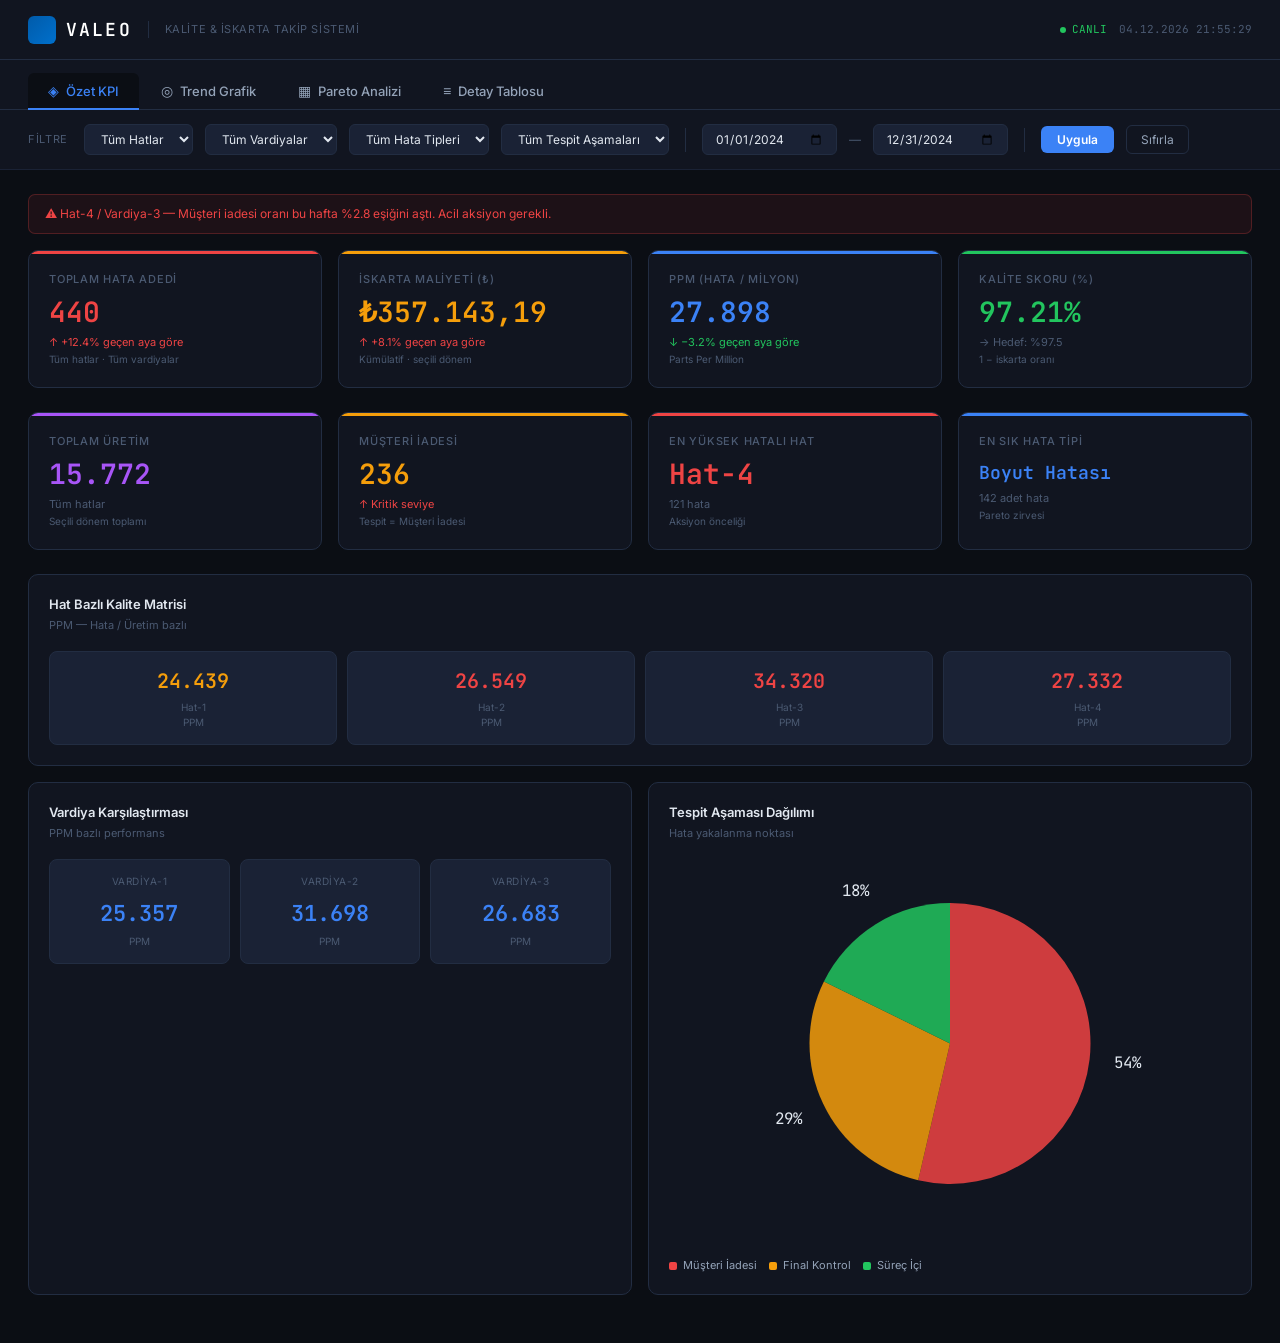
<file: dashboard/cikti-A.html>
<!DOCTYPE html>
<html lang="tr">
<head>
<meta charset="UTF-8">
<meta name="viewport" content="width=device-width, initial-scale=1.0">
<title>VALEO — Kalite & İskarta Takip Sistemi</title>
<style>
  @import url('https://fonts.googleapis.com/css2?family=Inter:wght@300;400;500;600;700&family=JetBrains+Mono:wght@400;600&display=swap');

  :root {
    --bg-primary: #0b0e14;
    --bg-card: #111520;
    --bg-card-hover: #161c2a;
    --bg-surface: #1a2235;
    --border: #222d42;
    --border-subtle: #1a2235;
    --accent-blue: #3b82f6;
    --accent-amber: #f59e0b;
    --accent-red: #ef4444;
    --accent-green: #22c55e;
    --accent-purple: #a855f7;
    --text-primary: #e2e8f0;
    --text-secondary: #94a3b8;
    --text-muted: #4b5a72;
    --valeo-blue: #005baa;
    --valeo-blue-light: #0070cc;
    --font-mono: 'JetBrains Mono', monospace;
  }

  *, *::before, *::after { box-sizing: border-box; margin: 0; padding: 0; }

  body {
    font-family: 'Inter', sans-serif;
    background: var(--bg-primary);
    color: var(--text-primary);
    min-height: 100vh;
    font-size: 14px;
    line-height: 1.5;
  }

  /* ── HEADER ── */
  .header {
    display: flex;
    align-items: center;
    justify-content: space-between;
    padding: 0 28px;
    height: 60px;
    background: var(--bg-card);
    border-bottom: 1px solid var(--border);
    position: sticky;
    top: 0;
    z-index: 100;
  }
  .header-left { display: flex; align-items: center; gap: 16px; }
  .valeo-logo {
    font-family: var(--font-mono);
    font-weight: 600;
    font-size: 18px;
    letter-spacing: 0.12em;
    color: #fff;
    display: flex;
    align-items: center;
    gap: 10px;
  }
  .valeo-logo::before {
    content: '';
    display: block;
    width: 28px;
    height: 28px;
    background: linear-gradient(135deg, #005baa, #0070cc);
    border-radius: 6px;
    flex-shrink: 0;
  }
  .header-subtitle {
    font-size: 11px;
    color: var(--text-muted);
    font-weight: 400;
    letter-spacing: 0.05em;
    text-transform: uppercase;
    border-left: 1px solid var(--border);
    padding-left: 16px;
  }
  .header-right { display: flex; align-items: center; gap: 12px; }
  .live-badge {
    display: flex; align-items: center; gap: 6px;
    font-size: 11px; color: var(--accent-green);
    font-family: var(--font-mono);
  }
  .live-dot {
    width: 6px; height: 6px; border-radius: 50%;
    background: var(--accent-green);
    animation: pulse 2s infinite;
  }
  @keyframes pulse {
    0%, 100% { opacity: 1; }
    50% { opacity: 0.4; }
  }
  .timestamp { font-size: 11px; color: var(--text-muted); font-family: var(--font-mono); }

  /* ── NAV TABS ── */
  .nav-tabs {
    display: flex;
    gap: 2px;
    padding: 12px 28px 0;
    background: var(--bg-card);
    border-bottom: 1px solid var(--border);
  }
  .tab-btn {
    padding: 9px 20px;
    border: none;
    background: transparent;
    color: var(--text-secondary);
    font-size: 13px;
    font-weight: 500;
    cursor: pointer;
    border-radius: 6px 6px 0 0;
    transition: all 0.2s;
    font-family: 'Inter', sans-serif;
    position: relative;
    bottom: -1px;
    border-bottom: 2px solid transparent;
  }
  .tab-btn:hover { color: var(--text-primary); background: var(--bg-surface); }
  .tab-btn.active {
    color: var(--accent-blue);
    background: var(--bg-primary);
    border-bottom: 2px solid var(--accent-blue);
  }
  .tab-icon { margin-right: 7px; font-size: 14px; }

  /* ── FILTERS ── */
  .filter-bar {
    display: flex;
    align-items: center;
    gap: 12px;
    padding: 14px 28px;
    background: var(--bg-card);
    border-bottom: 1px solid var(--border-subtle);
    flex-wrap: wrap;
  }
  .filter-label { font-size: 11px; color: var(--text-muted); text-transform: uppercase; letter-spacing: 0.06em; margin-right: 4px; }
  .filter-select, .filter-input {
    padding: 6px 12px;
    background: var(--bg-surface);
    border: 1px solid var(--border);
    border-radius: 6px;
    color: var(--text-primary);
    font-size: 12px;
    font-family: 'Inter', sans-serif;
    cursor: pointer;
    outline: none;
    transition: border-color 0.2s;
  }
  .filter-select:hover, .filter-input:hover { border-color: var(--accent-blue); }
  .filter-select:focus, .filter-input:focus { border-color: var(--accent-blue); }
  .filter-select option { background: var(--bg-surface); }
  .filter-divider { width: 1px; height: 24px; background: var(--border); margin: 0 4px; }
  .btn-apply {
    padding: 6px 16px;
    background: var(--accent-blue);
    border: none; border-radius: 6px;
    color: #fff; font-size: 12px; font-weight: 600;
    cursor: pointer; font-family: 'Inter', sans-serif;
    transition: opacity 0.2s;
  }
  .btn-apply:hover { opacity: 0.85; }
  .btn-reset {
    padding: 6px 14px;
    background: transparent;
    border: 1px solid var(--border);
    border-radius: 6px;
    color: var(--text-secondary);
    font-size: 12px; cursor: pointer;
    font-family: 'Inter', sans-serif;
    transition: all 0.2s;
  }
  .btn-reset:hover { border-color: var(--accent-red); color: var(--accent-red); }

  /* ── CONTENT ── */
  .content { padding: 24px 28px; }
  .screen { display: none; }
  .screen.active { display: block; }

  /* ── KPI CARDS ── */
  .kpi-grid {
    display: grid;
    grid-template-columns: repeat(4, 1fr);
    gap: 16px;
    margin-bottom: 24px;
  }
  .kpi-card {
    background: var(--bg-card);
    border: 1px solid var(--border);
    border-radius: 10px;
    padding: 20px;
    position: relative;
    overflow: hidden;
    transition: border-color 0.2s, transform 0.2s;
  }
  .kpi-card:hover { border-color: var(--accent-blue); transform: translateY(-1px); }
  .kpi-card::before {
    content: '';
    position: absolute;
    top: 0; left: 0; right: 0;
    height: 3px;
  }
  .kpi-card.red::before { background: var(--accent-red); }
  .kpi-card.amber::before { background: var(--accent-amber); }
  .kpi-card.blue::before { background: var(--accent-blue); }
  .kpi-card.green::before { background: var(--accent-green); }
  .kpi-card.purple::before { background: var(--accent-purple); }
  .kpi-label {
    font-size: 11px;
    text-transform: uppercase;
    letter-spacing: 0.07em;
    color: var(--text-muted);
    margin-bottom: 10px;
    font-weight: 500;
  }
  .kpi-value {
    font-family: var(--font-mono);
    font-size: 28px;
    font-weight: 600;
    line-height: 1;
    margin-bottom: 8px;
  }
  .kpi-card.red .kpi-value { color: var(--accent-red); }
  .kpi-card.amber .kpi-value { color: var(--accent-amber); }
  .kpi-card.blue .kpi-value { color: var(--accent-blue); }
  .kpi-card.green .kpi-value { color: var(--accent-green); }
  .kpi-card.purple .kpi-value { color: var(--accent-purple); }
  .kpi-delta {
    font-size: 11px;
    display: flex;
    align-items: center;
    gap: 4px;
  }
  .kpi-delta.up { color: var(--accent-red); }
  .kpi-delta.down { color: var(--accent-green); }
  .kpi-delta.neutral { color: var(--text-muted); }
  .kpi-sub { font-size: 10px; color: var(--text-muted); margin-top: 2px; }

  /* ── TWO COLUMN ── */
  .two-col { display: grid; grid-template-columns: 1fr 1fr; gap: 16px; margin-bottom: 24px; }
  .three-col { display: grid; grid-template-columns: 1fr 1fr 1fr; gap: 16px; margin-bottom: 24px; }

  /* ── CHART CARD ── */
  .chart-card {
    background: var(--bg-card);
    border: 1px solid var(--border);
    border-radius: 10px;
    padding: 20px;
    overflow: hidden;
  }
  .chart-card.full { grid-column: 1 / -1; }
  .card-header {
    display: flex;
    align-items: center;
    justify-content: space-between;
    margin-bottom: 18px;
  }
  .card-title {
    font-size: 13px;
    font-weight: 600;
    color: var(--text-primary);
  }
  .card-subtitle {
    font-size: 11px;
    color: var(--text-muted);
    margin-top: 2px;
  }
  .card-badge {
    font-size: 10px;
    padding: 3px 8px;
    border-radius: 4px;
    font-family: var(--font-mono);
    font-weight: 600;
    background: var(--bg-surface);
    color: var(--text-secondary);
    border: 1px solid var(--border);
  }

  /* ── SVG CHARTS ── */
  svg { display: block; width: 100%; overflow: visible; }

  /* ── LEGEND ── */
  .legend {
    display: flex;
    flex-wrap: wrap;
    gap: 12px;
    margin-top: 12px;
  }
  .legend-item {
    display: flex;
    align-items: center;
    gap: 6px;
    font-size: 11px;
    color: var(--text-secondary);
  }
  .legend-dot {
    width: 8px;
    height: 8px;
    border-radius: 2px;
  }

  /* ── TABLE ── */
  .table-wrap {
    background: var(--bg-card);
    border: 1px solid var(--border);
    border-radius: 10px;
    overflow: hidden;
  }
  .table-toolbar {
    display: flex;
    align-items: center;
    justify-content: space-between;
    padding: 14px 20px;
    border-bottom: 1px solid var(--border);
  }
  .table-title { font-size: 13px; font-weight: 600; }
  .table-actions { display: flex; gap: 8px; }
  .btn-sm {
    padding: 5px 12px;
    border-radius: 5px;
    font-size: 11px;
    font-weight: 500;
    cursor: pointer;
    border: 1px solid var(--border);
    background: var(--bg-surface);
    color: var(--text-secondary);
    font-family: 'Inter', sans-serif;
    transition: all 0.2s;
  }
  .btn-sm:hover { border-color: var(--accent-blue); color: var(--accent-blue); }
  .btn-sm.primary { background: var(--accent-blue); border-color: var(--accent-blue); color: #fff; }
  .btn-sm.primary:hover { opacity: 0.85; }
  .search-input {
    padding: 5px 12px;
    background: var(--bg-surface);
    border: 1px solid var(--border);
    border-radius: 5px;
    color: var(--text-primary);
    font-size: 12px;
    font-family: 'Inter', sans-serif;
    outline: none;
    width: 200px;
    transition: border-color 0.2s;
  }
  .search-input:focus { border-color: var(--accent-blue); }
  .search-input::placeholder { color: var(--text-muted); }
  table { width: 100%; border-collapse: collapse; }
  thead tr { background: var(--bg-surface); }
  th {
    padding: 10px 16px;
    text-align: left;
    font-size: 11px;
    font-weight: 600;
    text-transform: uppercase;
    letter-spacing: 0.06em;
    color: var(--text-muted);
    border-bottom: 1px solid var(--border);
    cursor: pointer;
    user-select: none;
    white-space: nowrap;
  }
  th:hover { color: var(--text-primary); }
  th .sort-icon { margin-left: 4px; opacity: 0.4; }
  td {
    padding: 9px 16px;
    font-size: 12px;
    border-bottom: 1px solid var(--border-subtle);
    white-space: nowrap;
  }
  tr:last-child td { border-bottom: none; }
  tbody tr { transition: background 0.15s; }
  tbody tr:hover { background: var(--bg-card-hover); }
  .td-mono { font-family: var(--font-mono); font-size: 12px; }
  .badge {
    display: inline-flex;
    align-items: center;
    padding: 2px 8px;
    border-radius: 4px;
    font-size: 10px;
    font-weight: 600;
    letter-spacing: 0.04em;
  }
  .badge-red { background: rgba(239,68,68,0.15); color: #ef4444; border: 1px solid rgba(239,68,68,0.2); }
  .badge-amber { background: rgba(245,158,11,0.15); color: #f59e0b; border: 1px solid rgba(245,158,11,0.2); }
  .badge-blue { background: rgba(59,130,246,0.15); color: #3b82f6; border: 1px solid rgba(59,130,246,0.2); }
  .badge-green { background: rgba(34,197,94,0.15); color: #22c55e; border: 1px solid rgba(34,197,94,0.2); }
  .badge-purple { background: rgba(168,85,247,0.15); color: #a855f7; border: 1px solid rgba(168,85,247,0.2); }
  .pagination {
    display: flex;
    align-items: center;
    justify-content: space-between;
    padding: 12px 20px;
    border-top: 1px solid var(--border);
  }
  .page-info { font-size: 11px; color: var(--text-muted); }
  .page-btns { display: flex; gap: 4px; }
  .page-btn {
    padding: 4px 10px;
    border-radius: 4px;
    border: 1px solid var(--border);
    background: var(--bg-surface);
    color: var(--text-secondary);
    font-size: 11px;
    cursor: pointer;
    font-family: 'Inter', sans-serif;
    transition: all 0.2s;
  }
  .page-btn:hover { border-color: var(--accent-blue); color: var(--accent-blue); }
  .page-btn.active { background: var(--accent-blue); border-color: var(--accent-blue); color: #fff; }
  .page-btn:disabled { opacity: 0.3; cursor: not-allowed; }

  /* ── PARETO BAR ── */
  .pareto-bar-track {
    height: 6px;
    background: var(--bg-surface);
    border-radius: 3px;
    overflow: hidden;
    margin-top: 6px;
  }
  .pareto-bar-fill {
    height: 100%;
    border-radius: 3px;
    background: linear-gradient(90deg, var(--accent-blue), var(--valeo-blue-light));
    transition: width 0.8s cubic-bezier(0.4,0,0.2,1);
  }
  .pareto-row {
    padding: 12px 0;
    border-bottom: 1px solid var(--border-subtle);
  }
  .pareto-row:last-child { border-bottom: none; }
  .pareto-meta {
    display: flex;
    justify-content: space-between;
    align-items: baseline;
    margin-bottom: 4px;
  }
  .pareto-name { font-size: 13px; font-weight: 500; }
  .pareto-stats { font-family: var(--font-mono); font-size: 11px; color: var(--text-secondary); }
  .pareto-cumulative { font-size: 10px; color: var(--text-muted); margin-top: 4px; }

  /* ── SPARK LINE ── */
  .sparkline { display: flex; align-items: flex-end; gap: 2px; height: 32px; }
  .spark-bar {
    flex: 1;
    background: var(--accent-blue);
    border-radius: 2px 2px 0 0;
    opacity: 0.6;
    transition: opacity 0.2s;
  }
  .spark-bar:hover { opacity: 1; }

  /* ── ALERT BAND ── */
  .alert-band {
    display: flex;
    align-items: center;
    gap: 10px;
    padding: 10px 16px;
    border-radius: 7px;
    margin-bottom: 16px;
    border: 1px solid;
    font-size: 12px;
  }
  .alert-band.warning { background: rgba(245,158,11,0.08); border-color: rgba(245,158,11,0.25); color: var(--accent-amber); }
  .alert-band.danger { background: rgba(239,68,68,0.08); border-color: rgba(239,68,68,0.25); color: var(--accent-red); }
  .alert-band.info { background: rgba(59,130,246,0.08); border-color: rgba(59,130,246,0.25); color: var(--accent-blue); }

  /* ── HAT MATRIX ── */
  .matrix-cell {
    display: flex;
    flex-direction: column;
    align-items: center;
    justify-content: center;
    padding: 14px;
    border-radius: 8px;
    border: 1px solid var(--border);
    background: var(--bg-surface);
    min-height: 80px;
    transition: all 0.2s;
  }
  .matrix-cell:hover { border-color: var(--accent-blue); }
  .matrix-cell .cell-val {
    font-family: var(--font-mono);
    font-size: 20px;
    font-weight: 600;
    margin-bottom: 4px;
  }
  .matrix-cell .cell-label { font-size: 10px; color: var(--text-muted); text-align: center; }
  .matrix-grid { display: grid; grid-template-columns: repeat(4, 1fr); gap: 10px; }

  /* ── SCROLLBAR ── */
  ::-webkit-scrollbar { width: 6px; height: 6px; }
  ::-webkit-scrollbar-track { background: var(--bg-primary); }
  ::-webkit-scrollbar-thumb { background: var(--border); border-radius: 3px; }
  ::-webkit-scrollbar-thumb:hover { background: var(--text-muted); }

  /* ── TOP ERROR SECTION ── */
  .top-errors-list { display: flex; flex-direction: column; gap: 10px; }
  .top-error-item {
    display: flex;
    align-items: center;
    gap: 12px;
    padding: 10px 14px;
    background: var(--bg-surface);
    border-radius: 7px;
    border: 1px solid var(--border-subtle);
    transition: border-color 0.2s;
  }
  .top-error-item:hover { border-color: var(--border); }
  .error-rank {
    font-family: var(--font-mono);
    font-size: 11px;
    font-weight: 600;
    color: var(--text-muted);
    width: 20px;
    text-align: center;
    flex-shrink: 0;
  }
  .error-info { flex: 1; min-width: 0; }
  .error-name { font-size: 12px; font-weight: 500; margin-bottom: 2px; }
  .error-sub { font-size: 10px; color: var(--text-muted); }
  .error-nums { text-align: right; flex-shrink: 0; }
  .error-count { font-family: var(--font-mono); font-size: 13px; font-weight: 600; }
  .error-pct { font-size: 10px; color: var(--text-muted); }

  /* ── VARDIYA ── */
  .vardiya-grid { display: grid; grid-template-columns: repeat(3, 1fr); gap: 10px; }
  .vardiya-card {
    padding: 14px;
    background: var(--bg-surface);
    border: 1px solid var(--border);
    border-radius: 8px;
    text-align: center;
  }
  .vardiya-label { font-size: 10px; color: var(--text-muted); margin-bottom: 8px; text-transform: uppercase; letter-spacing: 0.05em; }
  .vardiya-ppm { font-family: var(--font-mono); font-size: 22px; font-weight: 600; color: var(--accent-blue); }
  .vardiya-sub { font-size: 10px; color: var(--text-muted); margin-top: 4px; }

  /* ── SECTION TITLE ── */
  .section-title {
    font-size: 11px;
    text-transform: uppercase;
    letter-spacing: 0.08em;
    color: var(--text-muted);
    margin-bottom: 12px;
    padding-bottom: 6px;
    border-bottom: 1px solid var(--border-subtle);
  }

  /* ── TABLE OVERFLOW ── */
  .table-scroll { overflow-x: auto; }

  /* ── EXPORT BAR ── */
  .export-bar {
    display: flex;
    align-items: center;
    justify-content: flex-end;
    gap: 8px;
    margin-bottom: 16px;
  }

  /* ── RESPONSIVE ── */
  @media (max-width: 1100px) {
    .kpi-grid { grid-template-columns: repeat(2, 1fr); }
    .two-col { grid-template-columns: 1fr; }
    .matrix-grid { grid-template-columns: repeat(2, 1fr); }
  }
</style>
</head>
<body>

<!-- HEADER -->
<header class="header">
  <div class="header-left">
    <div class="valeo-logo">VALEO</div>
    <div class="header-subtitle">Kalite &amp; İskarta Takip Sistemi</div>
  </div>
  <div class="header-right">
    <div class="live-badge"><div class="live-dot"></div>CANLI</div>
    <div class="timestamp" id="live-time">—</div>
  </div>
</header>

<!-- NAV TABS -->
<nav class="nav-tabs">
  <button class="tab-btn active" onclick="switchScreen('kpi', this)">
    <span class="tab-icon">◈</span>Özet KPI
  </button>
  <button class="tab-btn" onclick="switchScreen('trend', this)">
    <span class="tab-icon">◎</span>Trend Grafik
  </button>
  <button class="tab-btn" onclick="switchScreen('pareto', this)">
    <span class="tab-icon">▦</span>Pareto Analizi
  </button>
  <button class="tab-btn" onclick="switchScreen('detail', this)">
    <span class="tab-icon">≡</span>Detay Tablosu
  </button>
</nav>

<!-- FILTER BAR -->
<div class="filter-bar">
  <span class="filter-label">Filtre</span>
  <select class="filter-select" id="f-hat">
    <option value="">Tüm Hatlar</option>
    <option>Hat-1</option><option>Hat-2</option><option>Hat-3</option><option>Hat-4</option>
  </select>
  <select class="filter-select" id="f-vardiya">
    <option value="">Tüm Vardiyalar</option>
    <option>Vardiya-1</option><option>Vardiya-2</option><option>Vardiya-3</option>
  </select>
  <select class="filter-select" id="f-hata">
    <option value="">Tüm Hata Tipleri</option>
    <option>Boyut Hatası</option><option>Deformasyon</option><option>Kaynak Hatası</option>
    <option>Montaj Hatası</option><option>Yüzey Çizigi</option><option>Renk Hatası</option>
    <option>Malzeme Hatası</option>
  </select>
  <select class="filter-select" id="f-tespit">
    <option value="">Tüm Tespit Aşamaları</option>
    <option>Süreç İçi</option><option>Final Kontrol</option><option>Müşteri İadesi</option>
  </select>
  <div class="filter-divider"></div>
  <input type="date" class="filter-input" id="f-start" value="2024-01-01">
  <span style="color:var(--text-muted);font-size:12px">—</span>
  <input type="date" class="filter-input" id="f-end" value="2024-12-31">
  <div class="filter-divider"></div>
  <button class="btn-apply" onclick="applyFilters()">Uygula</button>
  <button class="btn-reset" onclick="resetFilters()">Sıfırla</button>
</div>

<!-- MAIN CONTENT -->
<main class="content">

  <!-- ═══════════════════════════════════════════════════ SCREEN 1: KPI -->
  <div class="screen active" id="screen-kpi">

    <div class="alert-band danger">
      ⚠ Hat-4 / Vardiya-3 — Müşteri iadesi oranı bu hafta %2.8 eşiğini aştı. Acil aksiyon gerekli.
    </div>

    <!-- KPI CARDS -->
    <div class="kpi-grid">
      <div class="kpi-card red">
        <div class="kpi-label">Toplam Hata Adedi</div>
        <div class="kpi-value" id="kpi-hata">—</div>
        <div class="kpi-delta up" id="kpi-hata-delta">↑ +12.4% geçen aya göre</div>
        <div class="kpi-sub">Tüm hatlar · Tüm vardiyalar</div>
      </div>
      <div class="kpi-card amber">
        <div class="kpi-label">İskarta Maliyeti (₺)</div>
        <div class="kpi-value" id="kpi-maliyet">—</div>
        <div class="kpi-delta up" id="kpi-maliyet-delta">↑ +8.1% geçen aya göre</div>
        <div class="kpi-sub">Kümülatif · seçili dönem</div>
      </div>
      <div class="kpi-card blue">
        <div class="kpi-label">PPM (Hata / Milyon)</div>
        <div class="kpi-value" id="kpi-ppm">—</div>
        <div class="kpi-delta down" id="kpi-ppm-delta">↓ −3.2% geçen aya göre</div>
        <div class="kpi-sub">Parts Per Million</div>
      </div>
      <div class="kpi-card green">
        <div class="kpi-label">Kalite Skoru (%)</div>
        <div class="kpi-value" id="kpi-qlty">—</div>
        <div class="kpi-delta neutral" id="kpi-qlty-delta">→ Hedef: %97.5</div>
        <div class="kpi-sub">1 − iskarta oranı</div>
      </div>
    </div>

    <!-- ROW 2 -->
    <div class="kpi-grid">
      <div class="kpi-card purple">
        <div class="kpi-label">Toplam Üretim</div>
        <div class="kpi-value" id="kpi-uretim">—</div>
        <div class="kpi-delta neutral">Tüm hatlar</div>
        <div class="kpi-sub">Seçili dönem toplamı</div>
      </div>
      <div class="kpi-card amber">
        <div class="kpi-label">Müşteri İadesi</div>
        <div class="kpi-value" id="kpi-iade">—</div>
        <div class="kpi-delta up">↑ Kritik seviye</div>
        <div class="kpi-sub">Tespit = Müşteri İadesi</div>
      </div>
      <div class="kpi-card red">
        <div class="kpi-label">En Yüksek Hatalı Hat</div>
        <div class="kpi-value" id="kpi-worst-hat">—</div>
        <div class="kpi-delta neutral" id="kpi-worst-hat-sub">hata kaydı</div>
        <div class="kpi-sub">Aksiyon önceliği</div>
      </div>
      <div class="kpi-card blue">
        <div class="kpi-label">En Sık Hata Tipi</div>
        <div class="kpi-value" style="font-size:18px;padding-top:4px" id="kpi-top-hata">—</div>
        <div class="kpi-delta neutral" id="kpi-top-hata-sub">toplam hata</div>
        <div class="kpi-sub">Pareto zirvesi</div>
      </div>
    </div>

    <!-- HAT MATRIX -->
    <div class="chart-card" style="margin-bottom:16px">
      <div class="card-header">
        <div>
          <div class="card-title">Hat Bazlı Kalite Matrisi</div>
          <div class="card-subtitle">PPM — Hata / Üretim bazlı</div>
        </div>
      </div>
      <div class="matrix-grid" id="hat-matrix"><!-- js --></div>
    </div>

    <!-- VARDIYA -->
    <div class="two-col">
      <div class="chart-card">
        <div class="card-header">
          <div>
            <div class="card-title">Vardiya Karşılaştırması</div>
            <div class="card-subtitle">PPM bazlı performans</div>
          </div>
        </div>
        <div class="vardiya-grid" id="vardiya-cards"><!-- js --></div>
      </div>
      <div class="chart-card">
        <div class="card-header">
          <div>
            <div class="card-title">Tespit Aşaması Dağılımı</div>
            <div class="card-subtitle">Hata yakalanma noktası</div>
          </div>
        </div>
        <svg viewBox="0 0 320 220" id="pie-chart"></svg>
        <div class="legend" id="pie-legend"></div>
      </div>
    </div>
  </div>

  <!-- ═══════════════════════════════════════════════════ SCREEN 2: TREND -->
  <div class="screen" id="screen-trend">
    <div class="export-bar">
      <button class="btn-sm" onclick="exportChart()">⬇ PNG İndir</button>
    </div>
    <div class="chart-card full" style="margin-bottom:16px">
      <div class="card-header">
        <div>
          <div class="card-title">Aylık Hata Adedi Trendi</div>
          <div class="card-subtitle">Seçili dönem · Tüm hatlar</div>
        </div>
        <div style="display:flex;gap:8px">
          <button class="btn-sm" id="trend-toggle-cost" onclick="toggleTrendLayer('cost', this)">Maliyet Katmanı</button>
          <button class="btn-sm" id="trend-toggle-target" onclick="toggleTrendLayer('target', this)" style="color:var(--accent-amber)">Hedef Çizgisi</button>
        </div>
      </div>
      <svg viewBox="0 0 900 300" id="line-chart"></svg>
      <div class="legend" id="trend-legend"></div>
    </div>

    <div class="two-col">
      <div class="chart-card">
        <div class="card-header">
          <div>
            <div class="card-title">Hat Bazlı Aylık Trend</div>
            <div class="card-subtitle">Hat kırılımlı karşılaştırma</div>
          </div>
        </div>
        <svg viewBox="0 0 440 260" id="hat-trend-chart"></svg>
        <div class="legend" id="hat-trend-legend"></div>
      </div>
      <div class="chart-card">
        <div class="card-header">
          <div>
            <div class="card-title">Hata Tipi Aylık Dağılımı</div>
            <div class="card-subtitle">Yığın çubuk görünüm</div>
          </div>
        </div>
        <svg viewBox="0 0 440 260" id="stack-chart"></svg>
        <div class="legend" id="stack-legend"></div>
      </div>
    </div>

    <div class="chart-card full">
      <div class="card-header">
        <div>
          <div class="card-title">İskarta Maliyeti Trendi (₺)</div>
          <div class="card-subtitle">Aylık kümülatif maliyet</div>
        </div>
        <div class="card-badge" id="cost-total-badge">—</div>
      </div>
      <svg viewBox="0 0 900 200" id="cost-chart"></svg>
    </div>
  </div>

  <!-- ═══════════════════════════════════════════════════ SCREEN 3: PARETO -->
  <div class="screen" id="screen-pareto">
    <div class="alert-band info">
      ℹ  Pareto ilkesi: En üst 3 hata tipi toplam hatanın %80'inden fazlasını oluşturmaktadır. Kaynağa odaklanın.
    </div>

    <div class="two-col" style="margin-bottom:16px">
      <div class="chart-card">
        <div class="card-header">
          <div>
            <div class="card-title">Hata Tipi Pareto</div>
            <div class="card-subtitle">Hata adedi + kümülatif %</div>
          </div>
        </div>
        <svg viewBox="0 0 440 280" id="pareto-svg"></svg>
      </div>
      <div class="chart-card">
        <div class="card-header">
          <div>
            <div class="card-title">Maliyet Bazlı Pareto</div>
            <div class="card-subtitle">İskarta maliyeti (₺)</div>
          </div>
        </div>
        <svg viewBox="0 0 440 280" id="pareto-cost-svg"></svg>
      </div>
    </div>

    <div class="two-col">
      <div class="chart-card">
        <div class="card-header">
          <div><div class="card-title">Hata Tipi Sıralaması</div><div class="card-subtitle">Adet · Maliyet · Oran</div></div>
        </div>
        <div id="pareto-list"><!-- js --></div>
      </div>
      <div class="chart-card">
        <div class="card-header">
          <div><div class="card-title">En Sık Hatalı Parçalar</div><div class="card-subtitle">Parça No bazlı</div></div>
        </div>
        <div id="pareto-parts-list"><!-- js --></div>
      </div>
    </div>
  </div>

  <!-- ═══════════════════════════════════════════════════ SCREEN 4: DETAIL -->
  <div class="screen" id="screen-detail">
    <div class="table-wrap">
      <div class="table-toolbar">
        <div class="table-title">Kayıt Detayları <span class="card-badge" id="row-count-badge">— kayıt</span></div>
        <div class="table-actions">
          <input class="search-input" type="text" placeholder="Parça No, Hat, Hata Tipi ara…" id="table-search" oninput="filterTable()">
          <select class="filter-select" id="t-sort" onchange="sortTable(this.value)" style="font-size:11px;padding:5px 10px">
            <option value="">Sırala…</option>
            <option value="date-asc">Tarih ↑</option>
            <option value="date-desc">Tarih ↓</option>
            <option value="cost-desc">Maliyet ↓</option>
            <option value="hata-desc">Hata Adedi ↓</option>
          </select>
          <button class="btn-sm primary" onclick="exportCSV()">⬇ CSV İndir</button>
        </div>
      </div>
      <div class="table-scroll">
        <table id="main-table">
          <thead>
            <tr>
              <th onclick="sortTable('date-asc')">Tarih <span class="sort-icon">⇅</span></th>
              <th>Parça No</th>
              <th>Hat</th>
              <th>Vardiya</th>
              <th>Hata Tipi</th>
              <th onclick="sortTable('hata-desc')">Hata Adedi <span class="sort-icon">⇅</span></th>
              <th>Üretim Adedi</th>
              <th>PPM</th>
              <th onclick="sortTable('cost-desc')">İskarta Maliyeti <span class="sort-icon">⇅</span></th>
              <th>Tespit Aşaması</th>
            </tr>
          </thead>
          <tbody id="table-body"><!-- js --></tbody>
        </table>
      </div>
      <div class="pagination">
        <div class="page-info" id="page-info">— — —</div>
        <div class="page-btns" id="page-btns"></div>
      </div>
    </div>
  </div>

</main>

<script>
/* ─────────────────────────────── DATA ─────────────────────────────── */
const RAW_DATA = [
  {tarih:'01.01.2024',parca:'VAL-009',hat:'Hat-4',vardiya:'Vardiya-1',hata:'Deformasyon',hataAdet:19,uretim:665,maliyet:14217.65,tespit:'Müşteri İadesi'},
  {tarih:'01.01.2024',parca:'VAL-014',hat:'Hat-4',vardiya:'Vardiya-3',hata:'Boyut Hatası',hataAdet:17,uretim:392,maliyet:14050.54,tespit:'Müşteri İadesi'},
  {tarih:'15.03.2024',parca:'VAL-005',hat:'Hat-2',vardiya:'Vardiya-2',hata:'Kaynak Hatası',hataAdet:12,uretim:450,maliyet:13200.00,tespit:'Final Kontrol'},
  {tarih:'20.04.2024',parca:'VAL-011',hat:'Hat-1',vardiya:'Vardiya-1',hata:'Montaj Hatası',hataAdet:8,uretim:380,maliyet:7840.00,tespit:'Süreç İçi'},
  {tarih:'05.02.2024',parca:'VAL-003',hat:'Hat-3',vardiya:'Vardiya-2',hata:'Boyut Hatası',hataAdet:22,uretim:510,maliyet:18150.00,tespit:'Final Kontrol'},
  {tarih:'12.02.2024',parca:'VAL-007',hat:'Hat-1',vardiya:'Vardiya-3',hata:'Yüzey Çizigi',hataAdet:9,uretim:600,maliyet:6300.00,tespit:'Süreç İçi'},
  {tarih:'28.02.2024',parca:'VAL-012',hat:'Hat-2',vardiya:'Vardiya-1',hata:'Deformasyon',hataAdet:15,uretim:480,maliyet:11250.00,tespit:'Müşteri İadesi'},
  {tarih:'10.03.2024',parca:'VAL-002',hat:'Hat-4',vardiya:'Vardiya-2',hata:'Montaj Hatası',hataAdet:11,uretim:420,maliyet:9570.00,tespit:'Final Kontrol'},
  {tarih:'22.03.2024',parca:'VAL-006',hat:'Hat-3',vardiya:'Vardiya-1',hata:'Kaynak Hatası',hataAdet:14,uretim:550,maliyet:12180.00,tespit:'Müşteri İadesi'},
  {tarih:'05.04.2024',parca:'VAL-001',hat:'Hat-1',vardiya:'Vardiya-2',hata:'Boyut Hatası',hataAdet:20,uretim:475,maliyet:16500.00,tespit:'Final Kontrol'},
  {tarih:'18.04.2024',parca:'VAL-008',hat:'Hat-2',vardiya:'Vardiya-3',hata:'Renk Hatası',hataAdet:6,uretim:640,maliyet:4200.00,tespit:'Süreç İçi'},
  {tarih:'30.04.2024',parca:'VAL-015',hat:'Hat-4',vardiya:'Vardiya-1',hata:'Deformasyon',hataAdet:18,uretim:395,maliyet:13500.00,tespit:'Müşteri İadesi'},
  {tarih:'08.05.2024',parca:'VAL-004',hat:'Hat-3',vardiya:'Vardiya-2',hata:'Malzeme Hatası',hataAdet:13,uretim:520,maliyet:10400.00,tespit:'Final Kontrol'},
  {tarih:'20.05.2024',parca:'VAL-010',hat:'Hat-1',vardiya:'Vardiya-3',hata:'Boyut Hatası',hataAdet:16,uretim:430,maliyet:13200.00,tespit:'Müşteri İadesi'},
  {tarih:'01.06.2024',parca:'VAL-013',hat:'Hat-2',vardiya:'Vardiya-1',hata:'Kaynak Hatası',hataAdet:10,uretim:490,maliyet:8700.00,tespit:'Süreç İçi'},
  {tarih:'14.06.2024',parca:'VAL-009',hat:'Hat-4',vardiya:'Vardiya-2',hata:'Montaj Hatası',hataAdet:7,uretim:580,maliyet:6090.00,tespit:'Final Kontrol'},
  {tarih:'25.06.2024',parca:'VAL-002',hat:'Hat-3',vardiya:'Vardiya-3',hata:'Deformasyon',hataAdet:21,uretim:410,maliyet:15750.00,tespit:'Müşteri İadesi'},
  {tarih:'07.07.2024',parca:'VAL-006',hat:'Hat-1',vardiya:'Vardiya-1',hata:'Yüzey Çizigi',hataAdet:5,uretim:620,maliyet:3500.00,tespit:'Süreç İçi'},
  {tarih:'19.07.2024',parca:'VAL-011',hat:'Hat-2',vardiya:'Vardiya-2',hata:'Boyut Hatası',hataAdet:23,uretim:455,maliyet:18975.00,tespit:'Müşteri İadesi'},
  {tarih:'31.07.2024',parca:'VAL-014',hat:'Hat-4',vardiya:'Vardiya-3',hata:'Renk Hatası',hataAdet:8,uretim:500,maliyet:5600.00,tespit:'Final Kontrol'},
  {tarih:'12.08.2024',parca:'VAL-003',hat:'Hat-3',vardiya:'Vardiya-1',hata:'Malzeme Hatası',hataAdet:11,uretim:535,maliyet:8800.00,tespit:'Süreç İçi'},
  {tarih:'24.08.2024',parca:'VAL-007',hat:'Hat-1',vardiya:'Vardiya-2',hata:'Kaynak Hatası',hataAdet:15,uretim:445,maliyet:13050.00,tespit:'Müşteri İadesi'},
  {tarih:'05.09.2024',parca:'VAL-012',hat:'Hat-2',vardiya:'Vardiya-3',hata:'Deformasyon',hataAdet:17,uretim:470,maliyet:12750.00,tespit:'Final Kontrol'},
  {tarih:'17.09.2024',parca:'VAL-005',hat:'Hat-4',vardiya:'Vardiya-1',hata:'Montaj Hatası',hataAdet:9,uretim:555,maliyet:7830.00,tespit:'Süreç İçi'},
  {tarih:'29.09.2024',parca:'VAL-001',hat:'Hat-3',vardiya:'Vardiya-2',hata:'Boyut Hatası',hataAdet:25,uretim:415,maliyet:20625.00,tespit:'Müşteri İadesi'},
  {tarih:'10.10.2024',parca:'VAL-008',hat:'Hat-1',vardiya:'Vardiya-3',hata:'Yüzey Çizigi',hataAdet:6,uretim:590,maliyet:4200.00,tespit:'Final Kontrol'},
  {tarih:'22.10.2024',parca:'VAL-015',hat:'Hat-2',vardiya:'Vardiya-1',hata:'Deformasyon',hataAdet:14,uretim:460,maliyet:10500.00,tespit:'Müşteri İadesi'},
  {tarih:'03.11.2024',parca:'VAL-010',hat:'Hat-4',vardiya:'Vardiya-2',hata:'Kaynak Hatası',hataAdet:12,uretim:520,maliyet:10440.00,tespit:'Süreç İçi'},
  {tarih:'15.11.2024',parca:'VAL-004',hat:'Hat-3',vardiya:'Vardiya-3',hata:'Montaj Hatası',hataAdet:10,uretim:440,maliyet:8700.00,tespit:'Final Kontrol'},
  {tarih:'27.11.2024',parca:'VAL-013',hat:'Hat-1',vardiya:'Vardiya-1',hata:'Boyut Hatası',hataAdet:19,uretim:470,maliyet:15675.00,tespit:'Müşteri İadesi'},
  {tarih:'09.12.2024',parca:'VAL-006',hat:'Hat-2',vardiya:'Vardiya-2',hata:'Malzeme Hatası',hataAdet:8,uretim:510,maliyet:6400.00,tespit:'Süreç İçi'},
  {tarih:'21.12.2024',parca:'VAL-009',hat:'Hat-4',vardiya:'Vardiya-3',hata:'Deformasyon',hataAdet:20,uretim:400,maliyet:15000.00,tespit:'Müşteri İadesi'},
];

/* ─────────────────────── STATE ─────────────────────── */
let activeData = [...RAW_DATA];
let currentPage = 1;
const PAGE_SIZE = 10;
let showCostLayer = false;
let showTargetLayer = true;

/* ─────────────────────── UTILS ─────────────────────── */
const parseDate = d => { const [dd,mm,yy] = d.split('.'); return new Date(+yy,+mm-1,+dd); };
const monthKey = d => { const dt = parseDate(d); return `${dt.getFullYear()}-${String(dt.getMonth()+1).padStart(2,'0')}`; };
const monthLabel = k => { const [y,m] = k.split('-'); const months=['Oca','Şub','Mar','Nis','May','Haz','Tem','Ağu','Eyl','Eki','Kas','Ara']; return months[+m-1]+' '+y.slice(2); };
const fmt = n => n >= 1e6 ? (n/1e6).toFixed(1)+'M' : n >= 1e3 ? (n/1e3).toFixed(1)+'K' : String(n);
const fmtTL = n => '₺'+n.toLocaleString('tr-TR',{minimumFractionDigits:2,maximumFractionDigits:2});
const COLORS = ['#3b82f6','#ef4444','#f59e0b','#22c55e','#a855f7','#06b6d4','#f97316','#ec4899'];
const HAT_COLORS = {'Hat-1':'#3b82f6','Hat-2':'#22c55e','Hat-3':'#f59e0b','Hat-4':'#ef4444'};

function aggregate(data, key) {
  const map = {};
  data.forEach(r => {
    const k = r[key]; if(!map[k]) map[k]={count:0,maliyet:0,uretim:0}; 
    map[k].count += r.hataAdet; map[k].maliyet += r.maliyet; map[k].uretim += r.uretim;
  });
  return map;
}

/* ─────────────────────── SCREEN SWITCH ─────────────────────── */
function switchScreen(id, btn) {
  document.querySelectorAll('.screen').forEach(s => s.classList.remove('active'));
  document.querySelectorAll('.tab-btn').forEach(b => b.classList.remove('active'));
  document.getElementById('screen-'+id).classList.add('active');
  btn.classList.add('active');
  if(id==='trend') renderTrend();
  if(id==='pareto') renderPareto();
  if(id==='detail') renderTable();
}

/* ─────────────────────── FILTERS ─────────────────────── */
function applyFilters() {
  const hat = document.getElementById('f-hat').value;
  const vardiya = document.getElementById('f-vardiya').value;
  const hata = document.getElementById('f-hata').value;
  const tespit = document.getElementById('f-tespit').value;
  const start = document.getElementById('f-start').value;
  const end = document.getElementById('f-end').value;
  activeData = RAW_DATA.filter(r => {
    if(hat && r.hat !== hat) return false;
    if(vardiya && r.vardiya !== vardiya) return false;
    if(hata && r.hata !== hata) return false;
    if(tespit && r.tespit !== tespit) return false;
    if(start || end) {
      const dt = parseDate(r.tarih);
      if(start && dt < new Date(start)) return false;
      if(end && dt > new Date(end)) return false;
    }
    return true;
  });
  currentPage = 1;
  renderAll();
}
function resetFilters() {
  ['f-hat','f-vardiya','f-hata','f-tespit'].forEach(id => document.getElementById(id).value='');
  document.getElementById('f-start').value='2024-01-01';
  document.getElementById('f-end').value='2024-12-31';
  activeData = [...RAW_DATA];
  currentPage = 1;
  renderAll();
}

/* ─────────────────────── KPI ─────────────────────── */
function renderKPI() {
  const data = activeData;
  const totalHata = data.reduce((s,r) => s+r.hataAdet, 0);
  const totalMaliyet = data.reduce((s,r) => s+r.maliyet, 0);
  const totalUretim = data.reduce((s,r) => s+r.uretim, 0);
  const ppm = totalUretim ? Math.round(totalHata/totalUretim*1e6) : 0;
  const qScore = totalUretim ? ((1 - totalHata/totalUretim)*100).toFixed(2) : '0';
  const iadeCount = data.filter(r=>r.tespit==='Müşteri İadesi').reduce((s,r)=>s+r.hataAdet,0);

  const hatMap = aggregate(data,'hat');
  let worstHat='—', worstCount=0;
  Object.entries(hatMap).forEach(([h,v]) => { if(v.count>worstCount){worstCount=v.count;worstHat=h;} });

  const htMap = aggregate(data,'hata');
  let topHata='—', topHataCount=0;
  Object.entries(htMap).forEach(([h,v]) => { if(v.count>topHataCount){topHataCount=v.count;topHata=h;} });

  document.getElementById('kpi-hata').textContent = totalHata.toLocaleString('tr-TR');
  document.getElementById('kpi-maliyet').textContent = fmtTL(totalMaliyet);
  document.getElementById('kpi-ppm').textContent = ppm.toLocaleString('tr-TR');
  document.getElementById('kpi-qlty').textContent = qScore+'%';
  document.getElementById('kpi-uretim').textContent = totalUretim.toLocaleString('tr-TR');
  document.getElementById('kpi-iade').textContent = iadeCount.toLocaleString('tr-TR');
  document.getElementById('kpi-worst-hat').textContent = worstHat;
  document.getElementById('kpi-worst-hat-sub').textContent = worstCount.toLocaleString('tr-TR')+' hata';
  document.getElementById('kpi-top-hata').textContent = topHata;
  document.getElementById('kpi-top-hata-sub').textContent = topHataCount.toLocaleString('tr-TR')+' adet hata';

  /* Hat Matrix */
  const hats = ['Hat-1','Hat-2','Hat-3','Hat-4'];
  const matrix = document.getElementById('hat-matrix');
  matrix.innerHTML = hats.map(h => {
    const v = hatMap[h] || {count:0,maliyet:0,uretim:0};
    const ppmH = v.uretim ? Math.round(v.count/v.uretim*1e6) : 0;
    const color = ppmH > 25000 ? '#ef4444' : ppmH > 15000 ? '#f59e0b' : '#22c55e';
    return `<div class="matrix-cell"><div class="cell-val" style="color:${color}">${ppmH.toLocaleString('tr-TR')}</div><div class="cell-label">${h}<br>PPM</div></div>`;
  }).join('');

  /* Vardiya */
  const varMap = aggregate(data,'vardiya');
  const vc = document.getElementById('vardiya-cards');
  vc.innerHTML = ['Vardiya-1','Vardiya-2','Vardiya-3'].map(v => {
    const val = varMap[v]||{count:0,uretim:0,maliyet:0};
    const ppmV = val.uretim ? Math.round(val.count/val.uretim*1e6) : 0;
    return `<div class="vardiya-card"><div class="vardiya-label">${v}</div><div class="vardiya-ppm">${ppmV.toLocaleString('tr-TR')}</div><div class="vardiya-sub">PPM</div></div>`;
  }).join('');

  /* Pie */
  renderPie(data);
}

function renderPie(data) {
  const tMap = aggregate(data,'tespit');
  const entries = Object.entries(tMap).sort((a,b)=>b[1].count-a[1].count);
  const total = entries.reduce((s,[,v])=>s+v.count,0);
  const colors = ['#ef4444','#f59e0b','#22c55e'];
  const svg = document.getElementById('pie-chart');
  const legend = document.getElementById('pie-legend');
  if(!entries.length) { svg.innerHTML=''; return; }
  let cum = 0;
  const cx=160, cy=105, r=80;
  let paths = '';
  entries.forEach(([label,{count}],i) => {
    const startAngle = cum/total*2*Math.PI - Math.PI/2;
    cum += count;
    const endAngle = cum/total*2*Math.PI - Math.PI/2;
    const x1=cx+r*Math.cos(startAngle), y1=cy+r*Math.sin(startAngle);
    const x2=cx+r*Math.cos(endAngle), y2=cy+r*Math.sin(endAngle);
    const large = count/total > 0.5 ? 1 : 0;
    const mid = (startAngle+endAngle)/2;
    const lx=cx+(r+22)*Math.cos(mid), ly=cy+(r+22)*Math.sin(mid);
    paths += `<path d="M ${cx} ${cy} L ${x1} ${y1} A ${r} ${r} 0 ${large} 1 ${x2} ${y2} Z" fill="${colors[i]}" opacity="0.85"/>`;
    if(count/total > 0.06) paths += `<text x="${lx}" y="${ly}" fill="#e2e8f0" font-size="9" text-anchor="middle" dominant-baseline="middle" font-family="JetBrains Mono">${Math.round(count/total*100)}%</text>`;
  });
  svg.innerHTML = paths;
  legend.innerHTML = entries.map(([label],i) => `<div class="legend-item"><div class="legend-dot" style="background:${colors[i]}"></div>${label}</div>`).join('');
}

/* ─────────────────────── TREND ─────────────────────── */
function renderTrend() {
  const data = activeData;
  const months = [...new Set(data.map(r=>monthKey(r.tarih)))].sort();
  if(!months.length) return;

  /* LINE CHART */
  const monthTotals = months.map(m => ({
    label: monthLabel(m),
    count: data.filter(r=>monthKey(r.tarih)===m).reduce((s,r)=>s+r.hataAdet,0),
    cost: data.filter(r=>monthKey(r.tarih)===m).reduce((s,r)=>s+r.maliyet,0),
  }));
  const maxCount = Math.max(...monthTotals.map(m=>m.count),1);
  const W=900,H=260,padL=50,padR=20,padT=20,padB=40;
  const iW=W-padL-padR, iH=H-padT-padB;
  const n=monthTotals.length;
  const x=i=>(n<=1?iW/2:i/(n-1)*iW)+padL;
  const y=v=>padT+iH-(v/maxCount*iH);
  const pts = monthTotals.map((m,i)=>`${x(i)},${y(m.count)}`).join(' ');
  let g = '';
  // grid
  [0,0.25,0.5,0.75,1].forEach(t => {
    const yy=padT+iH*(1-t);
    g+=`<line x1="${padL}" y1="${yy}" x2="${W-padR}" y2="${yy}" stroke="#222d42" stroke-dasharray="3,3"/>`;
    g+=`<text x="${padL-6}" y="${yy+4}" fill="#4b5a72" font-size="9" text-anchor="end" font-family="JetBrains Mono">${Math.round(maxCount*t)}</text>`;
  });
  // area fill
  const areaPath=`M ${x(0)} ${padT+iH} ${monthTotals.map((m,i)=>`L ${x(i)} ${y(m.count)}`).join(' ')} L ${x(n-1)} ${padT+iH} Z`;
  g+=`<defs><linearGradient id="areaGrad" x1="0" y1="0" x2="0" y2="1"><stop offset="0%" stop-color="#3b82f6" stop-opacity="0.35"/><stop offset="100%" stop-color="#3b82f6" stop-opacity="0.02"/></linearGradient></defs>`;
  g+=`<path d="${areaPath}" fill="url(#areaGrad)"/>`;
  g+=`<polyline points="${pts}" fill="none" stroke="#3b82f6" stroke-width="2.5" stroke-linejoin="round" stroke-linecap="round"/>`;
  // target line
  if(showTargetLayer) {
    const targetCount=15; const ty=y(targetCount);
    g+=`<line x1="${padL}" y1="${ty}" x2="${W-padR}" y2="${ty}" stroke="#f59e0b" stroke-dasharray="5,3" stroke-width="1.5"/>`;
    g+=`<text x="${W-padR-4}" y="${ty-5}" fill="#f59e0b" font-size="9" text-anchor="end" font-family="JetBrains Mono">Hedef</text>`;
  }
  // dots + labels
  monthTotals.forEach((m,i) => {
    g+=`<circle cx="${x(i)}" cy="${y(m.count)}" r="4" fill="#3b82f6" stroke="#0b0e14" stroke-width="1.5"/>`;
    g+=`<text x="${x(i)}" y="${padT+iH+18}" fill="#4b5a72" font-size="8" text-anchor="middle" font-family="JetBrains Mono">${m.label}</text>`;
  });
  document.getElementById('line-chart').innerHTML = g;

  /* HAT TREND */
  const hats=['Hat-1','Hat-2','Hat-3','Hat-4'];
  let hg='';
  const maxH=Math.max(...hats.flatMap(h=>months.map(m=>data.filter(r=>r.hat===h&&monthKey(r.tarih)===m).reduce((s,r)=>s+r.hataAdet,0))),1);
  const W2=440,H2=220,pL=40,pR=10,pT=15,pB=35; const iW2=W2-pL-pR,iH2=H2-pT-pB;
  [0,0.5,1].forEach(t => {
    const yy=pT+iH2*(1-t);
    hg+=`<line x1="${pL}" y1="${yy}" x2="${W2-pR}" y2="${yy}" stroke="#222d42" stroke-dasharray="2,2"/>`;
    hg+=`<text x="${pL-4}" y="${yy+3}" fill="#4b5a72" font-size="8" text-anchor="end" font-family="JetBrains Mono">${Math.round(maxH*t)}</text>`;
  });
  hats.forEach((h,hi) => {
    const pts2=months.map((m,i) => {
      const v=data.filter(r=>r.hat===h&&monthKey(r.tarih)===m).reduce((s,r)=>s+r.hataAdet,0);
      const xp=(n<=1?iW2/2:i/(n-1)*iW2)+pL, yp=pT+iH2-(v/maxH*iH2);
      return `${xp},${yp}`;
    }).join(' ');
    hg+=`<polyline points="${pts2}" fill="none" stroke="${HAT_COLORS[h]}" stroke-width="2" stroke-linejoin="round"/>`;
  });
  months.forEach((m,i) => {
    const xp=(n<=1?iW2/2:i/(n-1)*iW2)+pL;
    hg+=`<text x="${xp}" y="${pT+iH2+15}" fill="#4b5a72" font-size="7" text-anchor="middle" font-family="JetBrains Mono">${monthLabel(m)}</text>`;
  });
  document.getElementById('hat-trend-chart').innerHTML=hg;
  document.getElementById('hat-trend-legend').innerHTML=hats.map(h=>`<div class="legend-item"><div class="legend-dot" style="background:${HAT_COLORS[h]}"></div>${h}</div>`).join('');

  /* STACK CHART */
  const htypes=[...new Set(data.map(r=>r.hata))];
  const maxStack=Math.max(...months.map(m=>data.filter(r=>monthKey(r.tarih)===m).reduce((s,r)=>s+r.hataAdet,0)),1);
  let sg='';
  const bw=Math.min(30, iW2/(n+1));
  months.forEach((m,mi) => {
    const xp=(n<=1?iW2/2:mi/(n-1)*iW2)+pL-bw/2;
    let cumH=0;
    htypes.forEach((ht,hi) => {
      const v=data.filter(r=>r.hata===ht&&monthKey(r.tarih)===m).reduce((s,r)=>s+r.hataAdet,0);
      const barH=v/maxStack*iH2;
      sg+=`<rect x="${xp}" y="${pT+iH2-cumH-barH}" width="${bw}" height="${barH}" fill="${COLORS[hi%COLORS.length]}" opacity="0.8" rx="1"/>`;
      cumH+=barH;
    });
    sg+=`<text x="${xp+bw/2}" y="${pT+iH2+15}" fill="#4b5a72" font-size="7" text-anchor="middle" font-family="JetBrains Mono">${monthLabel(m)}</text>`;
  });
  [0,0.5,1].forEach(t => {
    const yy=pT+iH2*(1-t);
    sg+=`<line x1="${pL}" y1="${yy}" x2="${W2-pR}" y2="${yy}" stroke="#222d42" stroke-dasharray="2,2"/>`;
    sg+=`<text x="${pL-4}" y="${yy+3}" fill="#4b5a72" font-size="8" text-anchor="end" font-family="JetBrains Mono">${Math.round(maxStack*t)}</text>`;
  });
  document.getElementById('stack-chart').innerHTML=sg;
  document.getElementById('stack-legend').innerHTML=htypes.map((h,i)=>`<div class="legend-item"><div class="legend-dot" style="background:${COLORS[i%COLORS.length]}"></div>${h}</div>`).join('');

  /* COST CHART */
  const maxCost=Math.max(...monthTotals.map(m=>m.cost),1);
  let cg='';
  const W3=900,H3=160,pT3=10,pB3=30; const iH3=H3-pT3-pB3;
  const bw3=Math.min(50,(iW/(n+1)));
  monthTotals.forEach((m,i) => {
    const xp=x(i)-bw3/2;
    const bh=m.cost/maxCost*iH3;
    cg+=`<rect x="${xp}" y="${pT3+iH3-bh}" width="${bw3}" height="${bh}" fill="#0070cc" opacity="0.75" rx="2"/>`;
    cg+=`<text x="${x(i)}" y="${pT3+iH3+18}" fill="#4b5a72" font-size="8" text-anchor="middle" font-family="JetBrains Mono">${m.label}</text>`;
    if(bh>14) cg+=`<text x="${x(i)}" y="${pT3+iH3-bh-4}" fill="#94a3b8" font-size="7" text-anchor="middle" font-family="JetBrains Mono">${(m.cost/1000).toFixed(0)}K</text>`;
  });
  document.getElementById('cost-chart').innerHTML=cg;
  const totalCost=monthTotals.reduce((s,m)=>s+m.cost,0);
  document.getElementById('cost-total-badge').textContent=fmtTL(totalCost)+' toplam';
}

function toggleTrendLayer(l, btn) {
  if(l==='cost') { showCostLayer=!showCostLayer; btn.style.color=showCostLayer?'var(--accent-blue)':'var(--text-secondary)'; }
  if(l==='target') { showTargetLayer=!showTargetLayer; btn.style.color=showTargetLayer?'var(--accent-amber)':'var(--text-secondary)'; }
  renderTrend();
}

/* ─────────────────────── PARETO ─────────────────────── */
function renderPareto() {
  const data = activeData;
  const htMap = aggregate(data,'hata');
  const sorted = Object.entries(htMap).sort((a,b)=>b[1].count-a[1].count);
  const totalH = sorted.reduce((s,[,v])=>s+v.count,0);
  const sortedCost = [...sorted].sort((a,b)=>b[1].maliyet-a[1].maliyet);
  const totalC = sorted.reduce((s,[,v])=>s+v.maliyet,0);

  /* Pareto SVG helper */
  function drawPareto(svgId, items, valueKey, total, colorKey='#3b82f6') {
    const svg = document.getElementById(svgId);
    if(!items.length){svg.innerHTML='';return;}
    const W=440,H=240,pL=50,pR=50,pT=15,pB=40;
    const iW=W-pL-pR,iH=H-pT-pB;
    const bw=iW/items.length;
    const maxV=items[0][1][valueKey];
    let g='',cum=0;
    // axes
    g+=`<line x1="${pL}" y1="${pT}" x2="${pL}" y2="${pT+iH}" stroke="#222d42"/>`;
    g+=`<line x1="${pL}" y1="${pT+iH}" x2="${W-pR}" y2="${pT+iH}" stroke="#222d42"/>`;
    g+=`<line x1="${W-pR}" y1="${pT}" x2="${W-pR}" y2="${pT+iH}" stroke="#222d42" stroke-dasharray="2,2"/>`;
    // % ticks
    [0,25,50,75,100].forEach(t => {
      const yy=pT+iH*(1-t/100);
      g+=`<text x="${W-pR+4}" y="${yy+3}" fill="#4b5a72" font-size="8" font-family="JetBrains Mono">${t}%</text>`;
    });
    const cumPts=[];
    items.forEach(([label,vals],i) => {
      const v=vals[valueKey];
      const bh=v/maxV*iH;
      const bx=pL+i*bw+2, by=pT+iH-bh;
      g+=`<rect x="${bx}" y="${by}" width="${bw-4}" height="${bh}" fill="${COLORS[i%COLORS.length]}" opacity="0.8" rx="2"/>`;
      g+=`<text x="${bx+(bw-4)/2}" y="${pT+iH+16}" fill="#4b5a72" font-size="8" text-anchor="middle" font-family="JetBrains Mono">${label.substring(0,8)}</text>`;
      cum+=v;
      const cp=(cum/total)*100;
      cumPts.push(`${pL+(i+0.5)*bw},${pT+iH*(1-cp/100)}`);
    });
    if(cumPts.length>1) g+=`<polyline points="${cumPts.join(' ')}" fill="none" stroke="#f59e0b" stroke-width="2" stroke-linejoin="round"/>`;
    cumPts.forEach((p,i)=>{
      const [cx2,cy2]=p.split(',');
      g+=`<circle cx="${cx2}" cy="${cy2}" r="3" fill="#f59e0b" stroke="#0b0e14" stroke-width="1"/>`;
    });
    // 80% line
    const y80=pT+iH*0.2;
    g+=`<line x1="${pL}" y1="${y80}" x2="${W-pR}" y2="${y80}" stroke="#ef4444" stroke-dasharray="4,3" stroke-width="1.2"/>`;
    g+=`<text x="${pL+4}" y="${y80-4}" fill="#ef4444" font-size="8" font-family="JetBrains Mono">80%</text>`;
    svg.innerHTML=g;
  }

  drawPareto('pareto-svg', sorted, 'count', totalH);
  drawPareto('pareto-cost-svg', sortedCost, 'maliyet', totalC);

  /* Pareto list */
  let cumPct=0;
  document.getElementById('pareto-list').innerHTML = sorted.map(([label,{count,maliyet}],i) => {
    const pct=totalH?count/totalH*100:0; cumPct+=pct;
    const color=COLORS[i%COLORS.length];
    const w=Math.round(pct);
    return `<div class="pareto-row">
      <div class="pareto-meta"><span class="pareto-name">${label}</span><span class="pareto-stats">${count} adet · ${fmtTL(maliyet)}</span></div>
      <div class="pareto-bar-track"><div class="pareto-bar-fill" style="width:${w}%;background:${color}"></div></div>
      <div class="pareto-cumulative">Kümülatif: %${cumPct.toFixed(1)}</div>
    </div>`;
  }).join('');

  /* Parts pareto */
  const partsMap = aggregate(data,'parca');
  const sortedParts = Object.entries(partsMap).sort((a,b)=>b[1].count-a[1].count).slice(0,8);
  const totalP = sortedParts.reduce((s,[,v])=>s+v.count,0);
  let cumP=0;
  document.getElementById('pareto-parts-list').innerHTML = sortedParts.map(([parca,{count,maliyet}],i) => {
    const pct=totalP?count/totalP*100:0; cumP+=pct;
    return `<div class="pareto-row">
      <div class="pareto-meta"><span class="pareto-name">${parca}</span><span class="pareto-stats">${count} adet · ${fmtTL(maliyet)}</span></div>
      <div class="pareto-bar-track"><div class="pareto-bar-fill" style="width:${Math.round(pct)}%;background:${COLORS[i%COLORS.length]}"></div></div>
      <div class="pareto-cumulative">Kümülatif: %${cumP.toFixed(1)}</div>
    </div>`;
  }).join('');
}

/* ─────────────────────── TABLE ─────────────────────── */
let tableData = [...RAW_DATA];
function renderTable() {
  const search = document.getElementById('table-search').value.toLowerCase();
  tableData = activeData.filter(r =>
    (r.parca+r.hat+r.hata+r.vardiya+r.tespit).toLowerCase().includes(search)
  );
  document.getElementById('row-count-badge').textContent = tableData.length+' kayıt';
  renderPage();
}
function renderPage() {
  const start=(currentPage-1)*PAGE_SIZE, end=Math.min(start+PAGE_SIZE,tableData.length);
  const BADGE = {
    'Müşteri İadesi':'badge-red','Final Kontrol':'badge-amber','Süreç İçi':'badge-green',
    'Boyut Hatası':'badge-blue','Deformasyon':'badge-red','Kaynak Hatası':'badge-amber',
    'Montaj Hatası':'badge-purple','Yüzey Çizigi':'badge-green','Renk Hatası':'badge-blue','Malzeme Hatası':'badge-purple'
  };
  const rows = tableData.slice(start,end).map(r => {
    const ppm=r.uretim?Math.round(r.hataAdet/r.uretim*1e6):0;
    const hatBadge=`<span class="badge ${BADGE[r.hata]||'badge-blue'}">${r.hata}</span>`;
    const tBadge=`<span class="badge ${BADGE[r.tespit]||'badge-green'}">${r.tespit}</span>`;
    return `<tr>
      <td class="td-mono">${r.tarih}</td>
      <td class="td-mono" style="color:var(--accent-blue)">${r.parca}</td>
      <td>${r.hat}</td>
      <td>${r.vardiya}</td>
      <td>${hatBadge}</td>
      <td class="td-mono" style="color:var(--accent-amber);font-weight:600">${r.hataAdet}</td>
      <td class="td-mono">${r.uretim.toLocaleString('tr-TR')}</td>
      <td class="td-mono">${ppm.toLocaleString('tr-TR')}</td>
      <td class="td-mono" style="color:var(--accent-red)">${fmtTL(r.maliyet)}</td>
      <td>${tBadge}</td>
    </tr>`;
  }).join('');
  document.getElementById('table-body').innerHTML = rows || '<tr><td colspan="10" style="text-align:center;color:var(--text-muted);padding:24px">Kayıt bulunamadı</td></tr>';
  const totalPages=Math.ceil(tableData.length/PAGE_SIZE);
  document.getElementById('page-info').textContent=`${start+1}–${end} / ${tableData.length} kayıt`;
  const btns=document.getElementById('page-btns');
  btns.innerHTML=`<button class="page-btn" onclick="gotoPage(${currentPage-1})" ${currentPage<=1?'disabled':''}>‹</button>`;
  for(let p=1;p<=totalPages;p++) btns.innerHTML+=`<button class="page-btn ${p===currentPage?'active':''}" onclick="gotoPage(${p})">${p}</button>`;
  btns.innerHTML+=`<button class="page-btn" onclick="gotoPage(${currentPage+1})" ${currentPage>=totalPages?'disabled':''}>›</button>`;
}
function gotoPage(p) { const tp=Math.ceil(tableData.length/PAGE_SIZE); if(p<1||p>tp)return; currentPage=p; renderPage(); }
function filterTable() { currentPage=1; renderTable(); }
function sortTable(mode) {
  if(mode==='date-asc') tableData.sort((a,b)=>parseDate(a.tarih)-parseDate(b.tarih));
  if(mode==='date-desc') tableData.sort((a,b)=>parseDate(b.tarih)-parseDate(a.tarih));
  if(mode==='cost-desc') tableData.sort((a,b)=>b.maliyet-a.maliyet);
  if(mode==='hata-desc') tableData.sort((a,b)=>b.hataAdet-a.hataAdet);
  currentPage=1; renderPage();
}
function exportCSV() {
  const header=['Tarih','Parça No','Hat','Vardiya','Hata Tipi','Hata Adedi','Üretim Adedi','İskarta Maliyeti (₺)','Tespit Aşaması'];
  const rows=tableData.map(r=>[r.tarih,r.parca,r.hat,r.vardiya,r.hata,r.hataAdet,r.uretim,r.maliyet.toFixed(2),r.tespit].join(','));
  const csv='\uFEFF'+[header.join(','),...rows].join('\n');
  const a=document.createElement('a');
  a.href='data:text/csv;charset=utf-8,'+encodeURIComponent(csv);
  a.download='valeo_kalite_raporu.csv'; a.click();
}

/* ─────────────────────── ALL ─────────────────────── */
function renderAll() {
  renderKPI();
  const active = document.querySelector('.screen.active');
  if(active && active.id==='screen-trend') renderTrend();
  if(active && active.id==='screen-pareto') renderPareto();
  if(active && active.id==='screen-detail') renderTable();
}

/* ─────────────────────── CLOCK ─────────────────────── */
function updateClock() {
  const now=new Date();
  document.getElementById('live-time').textContent=now.toLocaleString('tr-TR',{day:'2-digit',month:'2-digit',year:'numeric',hour:'2-digit',minute:'2-digit',second:'2-digit'});
}
setInterval(updateClock,1000); updateClock();

/* INIT */
renderAll();
</script>
</body>
</html>
</file>
